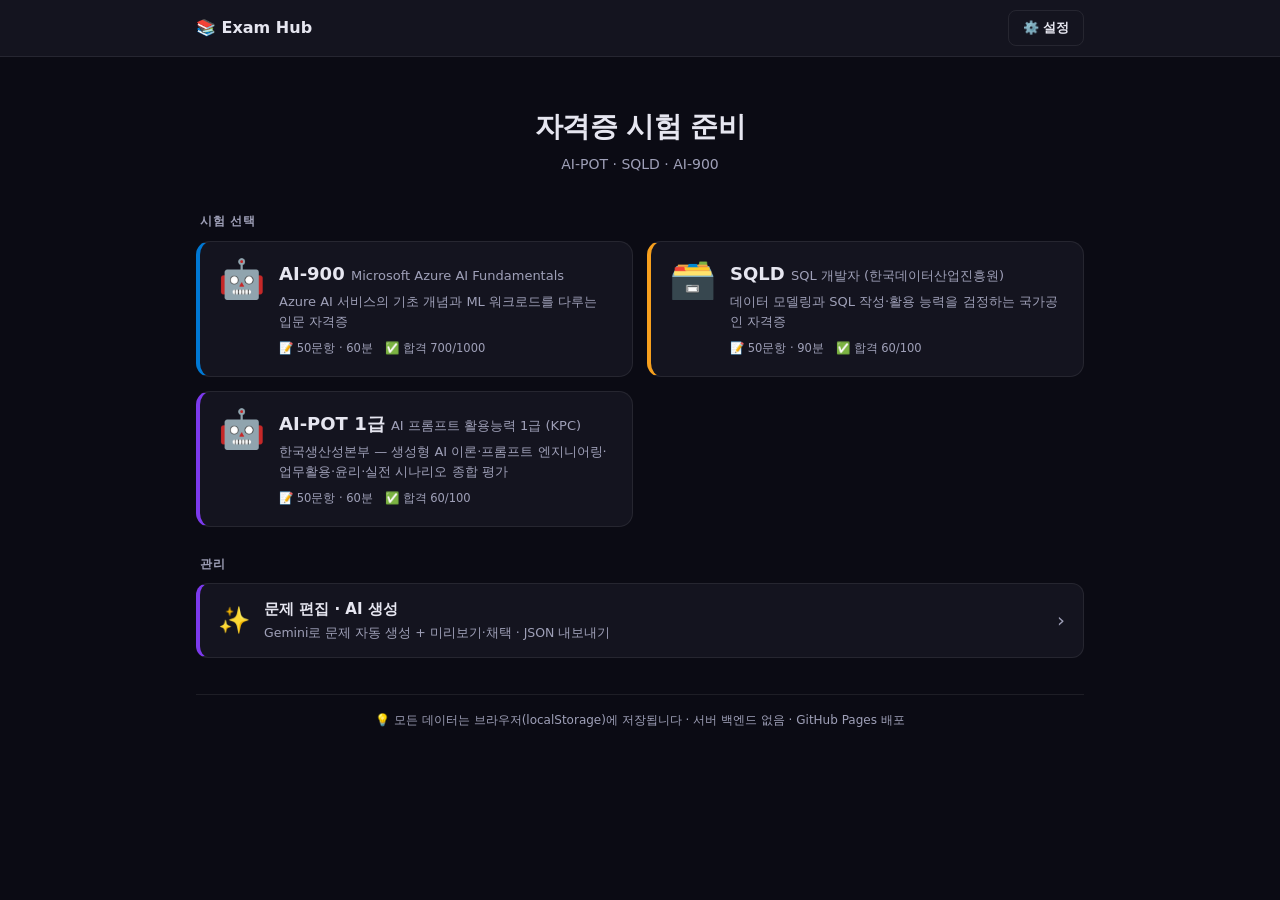
<file: index.html>
<!doctype html>
<html lang="ko">
<head>
<meta charset="utf-8" />
<meta name="viewport" content="width=device-width,initial-scale=1,maximum-scale=1,user-scalable=no" />
<title>Exam Hub — 자격증 시험 준비</title>
<link rel="stylesheet" href="assets/style.css?v=20260514a" />
<style>
  .hero { text-align: center; padding: 28px 12px 8px; }
  .hero h1 { font-size: 28px; margin: 0 0 6px; letter-spacing: -0.5px; }
  .hero .sub { color: var(--text-dim); font-size: 14px; }
  .section-label {
    font-size: 12px; font-weight: 700; letter-spacing: 0.06em;
    color: var(--text-dim); text-transform: uppercase;
    margin: 28px 4px 10px;
  }
  .admin-card {
    display: flex; gap: 14px; align-items: center;
    padding: 14px 18px; border-radius: 12px;
    background: var(--panel); border: 1px solid var(--border);
    border-left: 4px solid #7c3aed;
    cursor: pointer; text-decoration: none; color: var(--text);
    transition: all 0.15s;
  }
  .admin-card:hover { border-color: #7c3aed; transform: translateY(-1px); text-decoration: none; }
  .admin-card .emoji { font-size: 26px; }
  .admin-card .title { font-weight: 700; font-size: 15px; }
  .admin-card .desc { font-size: 12.5px; color: var(--text-dim); margin-top: 2px; }
  .admin-card .chev { color: var(--text-dim); font-size: 20px; }
</style>
</head>
<body>
<div class="topbar">
  <div class="topbar-inner">
    <h1>📚 Exam Hub</h1>
    <div class="spacer"></div>
    <button class="btn ghost" title="설정 — 테마·API 키" onclick="openExamSettings()">⚙️ 설정</button>
  </div>
</div>

<div class="container">
  <div class="hero">
    <h1>자격증 시험 준비</h1>
    <div class="sub">AI-POT · SQLD · AI-900</div>
  </div>

  <div class="section-label">시험 선택</div>
  <div id="exam-list" class="grid cols-2"></div>

  <div class="section-label">관리</div>
  <div id="admin-list"></div>

  <hr style="margin-top:36px" />
  <p class="muted" style="text-align:center;font-size:12px;">
    💡 모든 데이터는 브라우저(localStorage)에 저장됩니다 · 서버 백엔드 없음 · GitHub Pages 배포
  </p>
</div>

<script src="assets/app.js?v=20260521c"></script>
<script>
(async () => {
  const meta = await ExamHub.loadExams();
  const wrap = document.getElementById('exam-list');
  if (!wrap) return;
  wrap.innerHTML = '';
  meta.exams.filter((e) => e.active !== false).forEach((e) => {
    const stats = ExamHub.getStats(e.id);
    const wrongCount = ExamHub.getWrongList(e.id).length;
    const rate = stats.totalAnswered ? Math.round((stats.totalCorrect / stats.totalAnswered) * 100) : null;
    const a = document.createElement('a');
    a.className = 'exam-card';
    a.href = `exam.html?id=${e.id}`;
    a.style.borderLeft = `4px solid ${e.color}`;
    a.innerHTML = `
      <div class="emoji">${e.emoji}</div>
      <div style="flex:1;min-width:0;">
        <h3>${ExamHub.escape(e.name)} <span class="muted" style="font-weight:normal;font-size:13px;">${ExamHub.escape(e.fullName)}</span></h3>
        <p>${ExamHub.escape(e.description)}</p>
        <div class="stat">
          <span>📝 ${e.totalQuestions}문항 · ${e.timeMinutes}분</span>
          <span>✅ 합격 ${e.passScore}/${e.maxScore}</span>
          ${rate != null ? `<span>📊 정답률 ${rate}%</span>` : ''}
          ${wrongCount > 0 ? `<span>❌ 오답 ${wrongCount}</span>` : ''}
        </div>
      </div>
    `;
    wrap.appendChild(a);
  });

  // 관리 카드 (시험별 admin 진입)
  const adminWrap = document.getElementById('admin-list');
  const firstExam = meta.exams.find((e) => e.active !== false);
  const adminId = firstExam ? firstExam.id : 'aipot';
  adminWrap.innerHTML = `
    <a class="admin-card" href="admin.html?id=${adminId}">
      <div class="emoji">✨</div>
      <div style="flex:1;">
        <div class="title">문제 편집 · AI 생성</div>
        <div class="desc">Gemini로 문제 자동 생성 + 미리보기·채택 · JSON 내보내기</div>
      </div>
      <div class="chev">›</div>
    </a>
  `;
})();
</script>
<!-- 두근컴퍼니 임베드 위젯 -->
<script src="https://600g.net/embed/widget.js?v=3" data-team-id="ai900" data-no-fab defer></script>
</body>
</html>
</file>
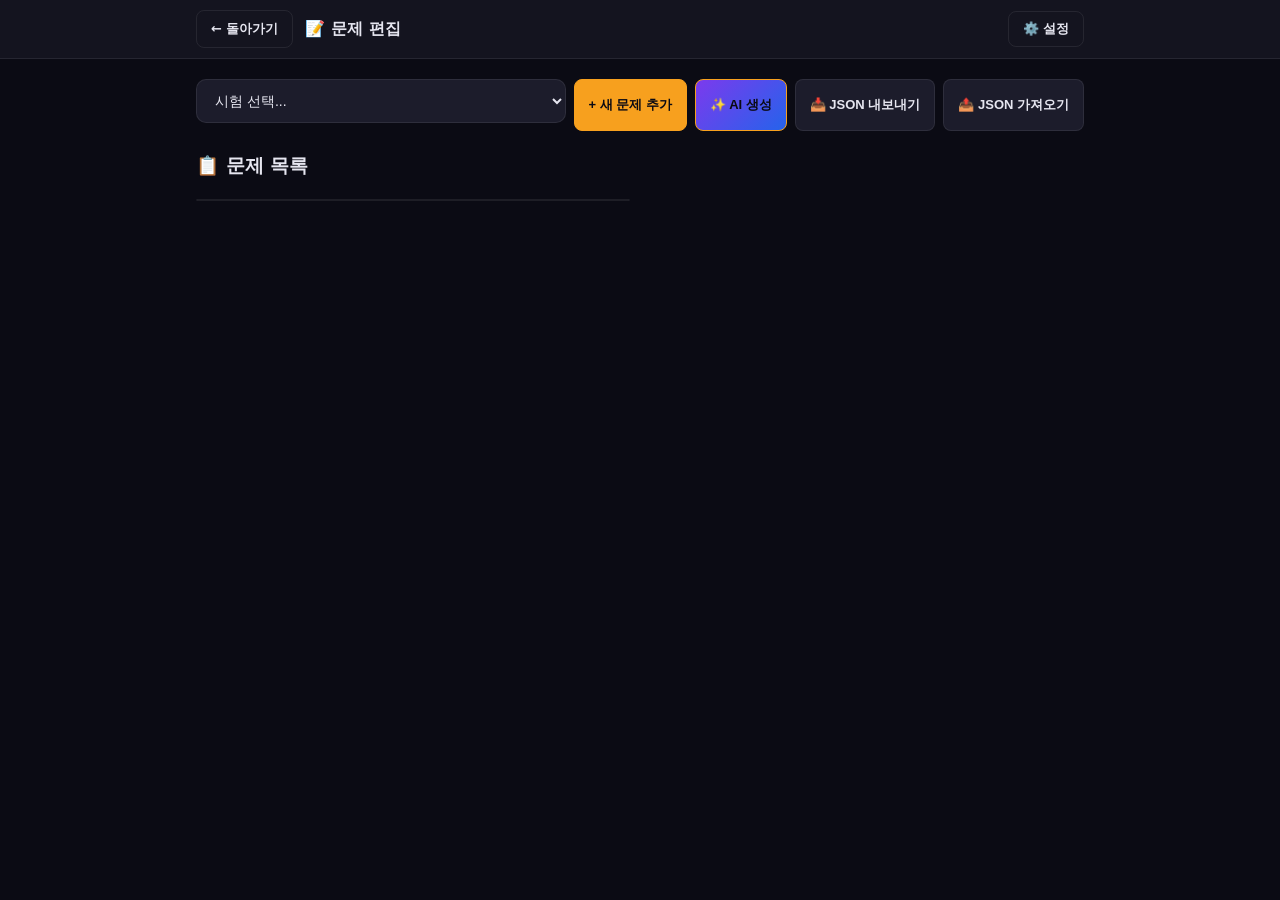
<file: admin.html>
<!doctype html>
<html lang="ko">
<head>
<meta charset="utf-8" />
<meta name="viewport" content="width=device-width,initial-scale=1,maximum-scale=1,user-scalable=no" />
<title>관리자 — 문제 편집 | Exam Hub</title>
<link rel="stylesheet" href="assets/style.css?v=20260514a" />
<style>
  .editor-panel { display: grid; grid-template-columns: 1fr 1fr; gap: 20px; margin-bottom: 20px; }
  @media (max-width: 1024px) { .editor-panel { grid-template-columns: 1fr; } }
  .field-group { margin: 12px 0; }
  .field-group label { display: block; font-size: 13px; font-weight: 600; margin-bottom: 6px; }
  .field-group input, .field-group textarea, .field-group select { width: 100%; padding: 8px; border: 1px solid var(--border); border-radius: 6px; font-family: inherit; }
  .field-group textarea { min-height: 100px; font-family: 'Courier New', monospace; font-size: 13px; }
  .option-grid { display: grid; grid-template-columns: 1fr 1fr; gap: 12px; margin: 10px 0; }
  .option-item { border: 1px solid var(--border); padding: 10px; border-radius: 6px; }
  .option-item label { margin-bottom: 4px; }
  .option-item input { width: 100%; }
  .tag-input { display: flex; gap: 6px; flex-wrap: wrap; }
  .tag { background: var(--accent); color: white; padding: 4px 10px; border-radius: 12px; font-size: 12px; display: flex; align-items: center; gap: 6px; }
  .tag-remove { cursor: pointer; font-weight: bold; }
  .button-row { display: flex; gap: 8px; flex-wrap: wrap; }
  .list-view { max-height: 600px; overflow-y: auto; border: 1px solid var(--border); border-radius: 6px; }
  .list-item { padding: 12px; border-bottom: 1px solid var(--border); cursor: pointer; transition: background 0.2s; }
  .list-item:hover { background: var(--accent-soft); }
  .list-item.active { background: var(--accent); color: #0a0a14; }
  .modal { display: none; position: fixed; top: 0; left: 0; width: 100%; height: 100%; background: rgba(0,0,0,0.55); z-index: 1000; align-items: center; justify-content: center; }
  .modal.active { display: flex; }
  .modal-content { background: var(--modal-bg); color: var(--modal-text); border: 1px solid var(--border); padding: 20px; border-radius: 8px; max-width: 90%; max-height: 90%; overflow: auto; width: 500px; }
  .modal-content textarea { background: var(--input-bg); color: var(--text); border-color: var(--input-border); }
  .form-hint { font-size: 12px; color: var(--text-dim); margin-top: 4px; }
  #ai-gen-panel { background: var(--panel-2) !important; border-color: var(--border) !important; }
</style>
</head>
<body>
<div class="topbar">
  <div class="topbar-inner">
    <a href="exam.html" class="btn ghost">← 돌아가기</a>
    <h1>📝 문제 편집</h1>
    <div class="spacer"></div>
    <button class="btn ghost" title="설정 — API 키 등" onclick="openExamSettings()">⚙️ 설정</button>
  </div>
</div>

<div class="container">
  <div style="margin-bottom: 20px; display: flex; gap: 8px; flex-wrap: wrap;">
    <select id="exam-select" class="option" style="flex: 1; min-width: 200px;">
      <option value="">시험 선택...</option>
    </select>
    <button id="add-question-btn" class="btn primary">+ 새 문제 추가</button>
    <button id="ai-gen-btn" class="btn primary" style="background: linear-gradient(135deg,#7c3aed,#2563eb);">✨ AI 생성</button>
    <button id="export-btn" class="btn">📥 JSON 내보내기</button>
    <button id="import-btn" class="btn">📤 JSON 가져오기</button>
  </div>

  <div id="ai-gen-panel" style="display:none;background:#faf5ff;border:1px solid #c4b5fd;border-radius:8px;padding:16px;margin-bottom:20px;">
    <h3 style="margin-top:0;display:flex;align-items:center;gap:8px;">✨ AI 문제 생성 <span class="muted" style="font-size:12px;font-weight:normal;">Gemini 2.5 Flash · 무료 (15/min, 1500/day)</span></h3>
    <div class="field-group">
      <label>Google Gemini API 키 <span class="muted">(localStorage에만 저장됨)</span></label>
      <input type="password" id="gen-api-key" placeholder="AIza... (https://aistudio.google.com/app/apikey 발급)">
      <div class="form-hint">⚠️ 정적 사이트라 키가 브라우저 localStorage에 저장됩니다. 본인 기기에서만 사용하세요.</div>
    </div>
    <div style="display:grid;grid-template-columns:1fr 1fr 1fr;gap:12px;">
      <div class="field-group">
        <label>영역(과목)</label>
        <select id="gen-subject" class="option"></select>
      </div>
      <div class="field-group">
        <label>토픽</label>
        <input type="text" id="gen-topic" placeholder="예: RLHF / Chain-of-Thought / GDPR">
      </div>
      <div class="field-group">
        <label>문제 수 (1~10)</label>
        <input type="number" id="gen-count" value="3" min="1" max="10">
      </div>
    </div>
    <div class="button-row">
      <button id="gen-start" class="btn primary">🚀 생성 시작</button>
      <button id="gen-close" class="btn ghost">닫기</button>
      <span id="gen-status" class="muted" style="font-size:12px;align-self:center;"></span>
    </div>
    <div id="gen-preview" style="margin-top:14px;"></div>
  </div>

  <div class="editor-panel">
    <div>
      <h3 style="margin-top: 0;">📋 문제 목록</h3>
      <div id="question-list" class="list-view"></div>
    </div>

    <div id="editor-area" style="display: none;">
      <h3 style="margin-top: 0;">✏️ 문제 편집</h3>

      <div class="field-group">
        <label>시험</label>
        <select id="field-subject" class="option"></select>
      </div>

      <div class="field-group">
        <label>주제(Topic)</label>
        <input type="text" id="field-topic" placeholder="엔터티, 속성, SQL SELECT 등">
      </div>

      <div class="field-group">
        <label>태그 (쉼표로 구분)</label>
        <input type="text" id="field-tags" placeholder="기본개념, 정규화, 조인">
        <div id="tag-display" class="tag-input" style="margin-top: 8px;"></div>
      </div>

      <div class="field-group">
        <label>난이도</label>
        <select id="field-difficulty" class="option">
          <option value="하">🟢 하 (기초)</option>
          <option value="중" selected>🟡 중 (표준)</option>
          <option value="상">🔴 상 (심화)</option>
        </select>
      </div>

      <div class="field-group">
        <label>문제 텍스트</label>
        <textarea id="field-question" placeholder="다음 중 올바른 설명은?"></textarea>
      </div>

      <div class="field-group">
        <label>SQL 코드 (선택)</label>
        <textarea id="field-code" placeholder="SELECT * FROM users WHERE id = 1;"></textarea>
      </div>

      <div class="field-group">
        <label>정답</label>
        <select id="field-answer" class="option">
          <option value="A">A</option>
          <option value="B" selected>B</option>
          <option value="C">C</option>
          <option value="D">D</option>
        </select>
      </div>

      <div class="field-group">
        <label>보기</label>
        <div class="option-grid">
          <div class="option-item">
            <label>A</label>
            <input type="text" id="field-opt-a" placeholder="보기 A">
          </div>
          <div class="option-item">
            <label>B</label>
            <input type="text" id="field-opt-b" placeholder="보기 B">
          </div>
          <div class="option-item">
            <label>C</label>
            <input type="text" id="field-opt-c" placeholder="보기 C">
          </div>
          <div class="option-item">
            <label>D</label>
            <input type="text" id="field-opt-d" placeholder="보기 D">
          </div>
        </div>
      </div>

      <div class="field-group">
        <label>쉬운 설명</label>
        <textarea id="field-simple" placeholder="초보자도 이해할 수 있는 설명"></textarea>
      </div>

      <div class="field-group">
        <label>단계별 풀이 (줄바꿈으로 구분)</label>
        <textarea id="field-steps" placeholder="1단계: 개념 파악
2단계: 적용
3단계: 검증"></textarea>
      </div>

      <div class="field-group">
        <label>💡 실무 활용</label>
        <textarea id="field-practical" placeholder="실제 업무에서 어떻게 쓰이는지"></textarea>
      </div>

      <div class="field-group">
        <label>⚠️ 헷갈리지 말 것</label>
        <textarea id="field-pitfall" placeholder="학생들이 자주 틀리는 부분"></textarea>
      </div>

      <div class="button-row">
        <button id="save-question-btn" class="btn primary">💾 저장</button>
        <button id="delete-question-btn" class="btn danger" style="display: none;">🗑 삭제</button>
        <button id="cancel-btn" class="btn ghost">취소</button>
      </div>
    </div>
  </div>
</div>

<div id="import-modal" class="modal">
  <div class="modal-content">
    <h3 style="margin-top: 0;">JSON 가져오기</h3>
    <textarea id="import-json" style="width: 100%; height: 300px; font-family: monospace; font-size: 12px;"></textarea>
    <div style="margin-top: 12px; display: flex; gap: 8px;">
      <button id="import-confirm" class="btn primary" style="flex: 1;">확인</button>
      <button id="import-cancel" class="btn ghost" style="flex: 1;">취소</button>
    </div>
  </div>
</div>

<script src="assets/app.js?v=20260521c"></script>
<script>
(async () => {
  const exams = await ExamHub.loadExams();
  const examSelect = document.getElementById('exam-select');
  const fieldSubject = document.getElementById('field-subject');

  exams.exams.forEach((e) => {
    const opt1 = document.createElement('option');
    opt1.value = e.id;
    opt1.textContent = e.name;
    examSelect.appendChild(opt1);
  });

  let currentExamId = null;
  let allQuestions = [];
  let currentQId = null;

  async function loadQuestions() {
    if (!currentExamId) return;
    allQuestions = await ExamHub.loadQuestions(currentExamId);
    renderList();
  }

  function renderList() {
    const list = document.getElementById('question-list');
    list.innerHTML = allQuestions.map((q) => `
      <div class="list-item" data-qid="${q.id}">
        <div style="font-weight: 600;">${ExamHub.escape((q.question || '').slice(0, 60))}</div>
        <div class="muted" style="font-size: 12px; margin-top: 4px;">
          📌 ${q.subject || q.domain || ''} · 🎯 ${q.difficulty || '중'} · #${q.topic || ''}
        </div>
      </div>
    `).join('');

    list.querySelectorAll('.list-item').forEach((el) => {
      el.addEventListener('click', () => editQuestion(el.dataset.qid));
    });
  }

  function editQuestion(qid) {
    currentQId = qid;
    const q = allQuestions.find((x) => x.id === qid);
    if (!q) return;

    document.getElementById('editor-area').style.display = '';
    document.getElementById('field-subject').value = q.subject || '';
    document.getElementById('field-topic').value = q.topic || '';
    document.getElementById('field-tags').value = (q.tags || []).join(', ');
    document.getElementById('field-difficulty').value = q.difficulty || '중';
    document.getElementById('field-question').value = q.question || '';
    document.getElementById('field-code').value = q.code || '';
    document.getElementById('field-answer').value = q.answer || 'B';
    document.getElementById('field-opt-a').value = q.options?.A || '';
    document.getElementById('field-opt-b').value = q.options?.B || '';
    document.getElementById('field-opt-c').value = q.options?.C || '';
    document.getElementById('field-opt-d').value = q.options?.D || '';
    document.getElementById('field-simple').value = (q.explanation_detail?.simple) || '';
    document.getElementById('field-steps').value = (q.explanation_detail?.steps || []).join('\n');
    document.getElementById('field-practical').value = (q.explanation_detail?.practical) || '';
    document.getElementById('field-pitfall').value = (q.explanation_detail?.pitfall) || '';

    document.getElementById('delete-question-btn').style.display = '';
    document.querySelectorAll('.list-item').forEach((el) => el.classList.remove('active'));
    document.querySelector(`[data-qid="${qid}"]`)?.classList.add('active');
  }

  function newQuestion() {
    currentQId = null;
    const exam = exams.exams.find((e) => e.id === currentExamId);
    const newId = `${currentExamId}_new_${Date.now()}`;

    document.getElementById('editor-area').style.display = '';
    document.getElementById('field-subject').value = exam?.subjects?.[0]?.id || exam?.id || '';
    document.getElementById('field-topic').value = '';
    document.getElementById('field-tags').value = '';
    document.getElementById('field-difficulty').value = '중';
    document.getElementById('field-question').value = '';
    document.getElementById('field-code').value = '';
    document.getElementById('field-answer').value = 'B';
    document.getElementById('field-opt-a').value = '';
    document.getElementById('field-opt-b').value = '';
    document.getElementById('field-opt-c').value = '';
    document.getElementById('field-opt-d').value = '';
    document.getElementById('field-simple').value = '';
    document.getElementById('field-steps').value = '';
    document.getElementById('field-practical').value = '';
    document.getElementById('field-pitfall').value = '';
    document.getElementById('delete-question-btn').style.display = 'none';
    document.querySelectorAll('.list-item').forEach((el) => el.classList.remove('active'));
  }

  function saveQuestion() {
    const subject = document.getElementById('field-subject').value;
    const topic = document.getElementById('field-topic').value;
    const tags = document.getElementById('field-tags').value.split(',').map((t) => t.trim()).filter((t) => t);
    const difficulty = document.getElementById('field-difficulty').value;
    const question = document.getElementById('field-question').value;
    const code = document.getElementById('field-code').value;
    const answer = document.getElementById('field-answer').value;
    const optA = document.getElementById('field-opt-a').value;
    const optB = document.getElementById('field-opt-b').value;
    const optC = document.getElementById('field-opt-c').value;
    const optD = document.getElementById('field-opt-d').value;
    const simple = document.getElementById('field-simple').value;
    const steps = document.getElementById('field-steps').value.split('\n').filter((s) => s.trim());
    const practical = document.getElementById('field-practical').value;
    const pitfall = document.getElementById('field-pitfall').value;

    if (!question || !optA || !optB || !optC || !optD) {
      alert('필수 필드: 문제, 보기 A/B/C/D');
      return;
    }

    if (currentQId) {
      // 기존 문제 수정
      const idx = allQuestions.findIndex((q) => q.id === currentQId);
      allQuestions[idx] = {
        ...allQuestions[idx],
        subject,
        topic,
        tags,
        difficulty,
        question,
        code: code || undefined,
        options: { A: optA, B: optB, C: optC, D: optD },
        answer,
        explanation_detail: { simple, steps, practical, pitfall },
      };
    } else {
      // 새 문제 추가
      const newId = `${currentExamId}_new_${Date.now()}`;
      allQuestions.push({
        id: newId,
        subject,
        topic,
        tags,
        difficulty,
        question,
        code: code || undefined,
        options: { A: optA, B: optB, C: optC, D: optD },
        answer,
        explanation_detail: { simple, steps, practical, pitfall },
      });
    }

    ExamHub.setJSON(`admin_${currentExamId}`, 'questions_draft', allQuestions);
    alert('저장됨! (로컬 저장소) 👍\n\n주의: 아직 서버에 반영되지 않았습니다.\n아래 "JSON 내보내기"로 백업 권장.');
    renderList();
    newQuestion();
  }

  function deleteQuestion() {
    if (!currentQId || !confirm('정말 삭제할까요?')) return;
    allQuestions = allQuestions.filter((q) => q.id !== currentQId);
    ExamHub.setJSON(`admin_${currentExamId}`, 'questions_draft', allQuestions);
    renderList();
    document.getElementById('editor-area').style.display = 'none';
  }

  function exportJSON() {
    const data = JSON.stringify(allQuestions, null, 2);
    const blob = new Blob([data], { type: 'application/json' });
    const url = URL.createObjectURL(blob);
    const a = document.createElement('a');
    a.href = url;
    a.download = `${currentExamId}_questions_${new Date().toISOString().split('T')[0]}.json`;
    a.click();
    URL.revokeObjectURL(url);
  }

  examSelect.addEventListener('change', (e) => {
    currentExamId = e.target.value;
    document.getElementById('editor-area').style.display = 'none';

    // 기존 draft 있으면 로드, 아니면 서버 로드
    const draft = ExamHub.getJSON(`admin_${currentExamId}`, 'questions_draft', null);
    if (draft) {
      allQuestions = draft;
      alert('✏️ 편집 중인 초안이 있습니다. (서버 데이터는 로드되지 않음)');
    } else {
      loadQuestions();
    }
  });

  document.getElementById('add-question-btn').addEventListener('click', newQuestion);

  // ───── AI 생성 패널 ─────
  const genPanel = document.getElementById('ai-gen-panel');
  const genApiKey = document.getElementById('gen-api-key');
  const genSubject = document.getElementById('gen-subject');
  const genTopic = document.getElementById('gen-topic');
  const genCount = document.getElementById('gen-count');
  const genStatus = document.getElementById('gen-status');
  const genPreview = document.getElementById('gen-preview');

  genApiKey.value = localStorage.getItem('exam_ai_gen_key') || '';
  genApiKey.addEventListener('change', () => {
    localStorage.setItem('exam_ai_gen_key', genApiKey.value);
  });

  document.getElementById('ai-gen-btn').addEventListener('click', () => {
    if (!currentExamId) { alert('먼저 시험을 선택하세요.'); return; }
    const exam = exams.exams.find((e) => e.id === currentExamId);
    genSubject.innerHTML = '';
    (exam.subjects || exam.domains || []).forEach((s) => {
      const opt = document.createElement('option');
      opt.value = s.id;
      opt.textContent = `${s.id} — ${s.name}`;
      genSubject.appendChild(opt);
    });
    genPanel.style.display = '';
    genPreview.innerHTML = '';
    genStatus.textContent = '';
  });

  document.getElementById('gen-close').addEventListener('click', () => {
    genPanel.style.display = 'none';
  });

  function buildGenPrompt(examName, subjectId, subjectName, topic, count) {
    return `당신은 ${examName} 자격 시험 출제 전문가입니다.\n\n다음 조건으로 시험 문제 ${count}개를 JSON 배열로 생성하세요:\n- 영역: ${subjectName} (${subjectId})\n- 토픽: ${topic}\n- 형식: 4지선다 객관식\n- 난이도: 실전 수준 (상/중/하 중 하나로 분류)\n\n각 문제 스키마(필드 정확히 이 이름):\n{\n  "subject": "${subjectId}",\n  "topic": "${topic}",\n  "tags": ["키워드1","키워드2"],\n  "difficulty": "상|중|하",\n  "question": "문제 본문 (한국어)",\n  "options": { "A": "...", "B": "...", "C": "...", "D": "..." },\n  "answer": "A|B|C|D",\n  "explanation_detail": {\n    "simple": "비전공자도 이해할 쉬운 비유 (3-4문장)",\n    "steps": ["풀이 단계1","단계2","단계3","결론"],\n    "practical": "실무 활용 (1-2문장)",\n    "pitfall": "함정·시험 빈출 포인트"\n  }\n}\n\n반드시 [ ] 로 시작/종료되는 순수 JSON 배열만 출력 — 설명·markdown 펜스 금지.`;
  }

  async function callGemini(apiKey, prompt) {
    const url = `https://generativelanguage.googleapis.com/v1beta/models/gemini-2.5-flash:generateContent?key=${encodeURIComponent(apiKey)}`;
    const r = await fetch(url, {
      method: 'POST',
      headers: { 'Content-Type': 'application/json' },
      body: JSON.stringify({
        contents: [{ parts: [{ text: prompt }] }],
        generationConfig: {
          temperature: 0.7,
          maxOutputTokens: 8192,
          responseMimeType: 'application/json',
          // gemini-2.5-flash 는 thinking 모델 — thinkingBudget:0 이 없으면 사고 토큰이
          // 출력 예산을 잠식해 JSON 이 잘리고 파싱이 실패한다.
          thinkingConfig: { thinkingBudget: 0 },
        },
      }),
    });
    if (!r.ok) {
      const err = await r.text();
      let hint = '';
      if (r.status === 400 || r.status === 403) hint = ' (API 키 오류 — 새 키 발급 필요)';
      else if (r.status === 429) hint = ' (무료 한도 초과 — 잠시 후 재시도)';
      throw new Error(`Gemini API ${r.status}${hint}: ${err.slice(0, 200)}`);
    }
    const data = await r.json();
    const cand = data?.candidates?.[0];
    const text = (cand?.content?.parts?.[0]?.text || '').trim();
    if (!text) {
      throw new Error(`Gemini 빈 응답 (finishReason: ${cand?.finishReason || '없음'}) — 문제 수를 줄여 재시도하세요`);
    }
    let parsed;
    try {
      parsed = JSON.parse(text);
    } catch (_) {
      throw new Error('Gemini 응답 JSON 파싱 실패 — 출력이 잘렸을 수 있음 (문제 수 줄여 재시도)');
    }
    if (!Array.isArray(parsed)) {
      if (Array.isArray(parsed?.questions)) parsed = parsed.questions;
      else throw new Error('응답이 JSON 배열이 아닙니다');
    }
    return parsed;
  }

  let genCandidates = []; // {id, picked, q}

  function renderGenPreview() {
    if (!genCandidates.length) { genPreview.innerHTML = ''; return; }
    const html = genCandidates.map((c, i) => `
      <div class="card" style="margin-bottom:8px;background:white;">
        <div style="display:flex;gap:8px;align-items:center;margin-bottom:8px;">
          <label style="display:flex;align-items:center;gap:6px;cursor:pointer;">
            <input type="checkbox" data-i="${i}" class="gen-pick" ${c.picked ? 'checked' : ''}>
            <b>Q${i + 1}</b>
          </label>
          <span class="badge dim">${ExamHub.escape(c.q.subject || '')}</span>
          <span class="badge dim">🎯 ${ExamHub.escape(c.q.difficulty || '중')}</span>
          <span class="badge dim">#${ExamHub.escape(c.q.topic || '')}</span>
        </div>
        <div style="margin-bottom:6px;white-space:pre-wrap;">${ExamHub.escape(c.q.question || '')}</div>
        <div style="font-size:13px;display:grid;grid-template-columns:1fr 1fr;gap:4px;">
          ${['A','B','C','D'].map((k) => `<div>${k}. ${ExamHub.escape(c.q.options?.[k] || '')}${c.q.answer === k ? ' <b style="color:var(--good);">← 정답</b>' : ''}</div>`).join('')}
        </div>
        <details style="margin-top:8px;font-size:12px;">
          <summary class="muted">해설 보기</summary>
          <div style="margin-top:6px;"><b>쉬운설명</b>: ${ExamHub.escape(c.q.explanation_detail?.simple || '')}</div>
          <div style="margin-top:4px;"><b>풀이</b>: ${(c.q.explanation_detail?.steps || []).map(ExamHub.escape).join(' → ')}</div>
          <div style="margin-top:4px;"><b>실무</b>: ${ExamHub.escape(c.q.explanation_detail?.practical || '')}</div>
          <div style="margin-top:4px;"><b>함정</b>: ${ExamHub.escape(c.q.explanation_detail?.pitfall || '')}</div>
        </details>
      </div>
    `).join('');
    const pickedCount = genCandidates.filter((c) => c.picked).length;
    genPreview.innerHTML = html + `
      <div style="margin-top:12px;display:flex;gap:8px;flex-wrap:wrap;align-items:center;">
        <button id="gen-accept" class="btn primary">✅ 선택한 ${pickedCount}개 채택 + 초안에 추가</button>
        <button id="gen-pick-all" class="btn">전체 선택</button>
        <button id="gen-pick-none" class="btn ghost">전체 해제</button>
      </div>`;
    genPreview.querySelectorAll('.gen-pick').forEach((el) => {
      el.addEventListener('change', () => {
        genCandidates[+el.dataset.i].picked = el.checked;
        renderGenPreview();
      });
    });
    document.getElementById('gen-pick-all').onclick = () => { genCandidates.forEach((c) => c.picked = true); renderGenPreview(); };
    document.getElementById('gen-pick-none').onclick = () => { genCandidates.forEach((c) => c.picked = false); renderGenPreview(); };
    document.getElementById('gen-accept').onclick = () => {
      const ts = Date.now();
      const picked = genCandidates.filter((c) => c.picked).map((c, i) => ({
        ...c.q,
        id: `gen_${ts}_${i.toString().padStart(3, '0')}`,
      }));
      if (!picked.length) { alert('채택할 문제를 선택하세요.'); return; }
      allQuestions = allQuestions.concat(picked);
      ExamHub.setJSON(`admin_${currentExamId}`, 'questions_draft', allQuestions);
      genCandidates = [];
      genPreview.innerHTML = '';
      genStatus.textContent = `✅ ${picked.length}문제 초안에 추가됨 (총 ${allQuestions.length})`;
      renderList();
      alert(`✅ ${picked.length}문제 초안에 추가됨!\n\n다음: "📥 JSON 내보내기"로 다운로드 → GitHub에서 questions.json 교체 + commit.`);
    };
  }

  document.getElementById('gen-start').addEventListener('click', async () => {
    if (!genApiKey.value) { alert('Gemini API 키를 입력하세요.'); return; }
    if (!genTopic.value.trim()) { alert('토픽을 입력하세요.'); return; }
    const exam = exams.exams.find((e) => e.id === currentExamId);
    const subjId = genSubject.value;
    const subj = (exam.subjects || exam.domains || []).find((s) => s.id === subjId);
    const count = Math.max(1, Math.min(10, +genCount.value || 3));
    genStatus.textContent = '🤖 Gemini 호출 중...';
    genPreview.innerHTML = '';
    try {
      const prompt = buildGenPrompt(exam.name, subjId, subj?.name || subjId, genTopic.value.trim(), count);
      const arr = await callGemini(genApiKey.value, prompt);
      genCandidates = arr.map((q) => ({ q, picked: true }));
      genStatus.textContent = `✅ ${arr.length}개 생성. 검토 후 채택하세요.`;
      renderGenPreview();
    } catch (e) {
      genStatus.textContent = `❌ ${e.message}`;
    }
  });

  document.getElementById('save-question-btn').addEventListener('click', saveQuestion);
  document.getElementById('delete-question-btn').addEventListener('click', deleteQuestion);
  document.getElementById('cancel-btn').addEventListener('click', () => {
    document.getElementById('editor-area').style.display = 'none';
  });

  document.getElementById('export-btn').addEventListener('click', exportJSON);

  document.getElementById('import-btn').addEventListener('click', () => {
    document.getElementById('import-modal').classList.add('active');
  });

  document.getElementById('import-confirm').addEventListener('click', () => {
    try {
      const json = document.getElementById('import-json').value;
      const data = JSON.parse(json);
      if (!Array.isArray(data)) throw new Error('배열이어야 합니다');
      allQuestions = data;
      ExamHub.setJSON(`admin_${currentExamId}`, 'questions_draft', allQuestions);
      document.getElementById('import-modal').classList.remove('active');
      renderList();
      alert('✅ 가져왔습니다!');
    } catch (e) {
      alert('❌ 잘못된 JSON: ' + e.message);
    }
  });

  document.getElementById('import-cancel').addEventListener('click', () => {
    document.getElementById('import-modal').classList.remove('active');
  });
})();
</script>
<!-- 두근컴퍼니 임베드 위젯 -->
<script src="https://600g.net/embed/widget.js?v=3" data-team-id="ai900" data-no-fab defer></script>
</body>
</html>
</file>
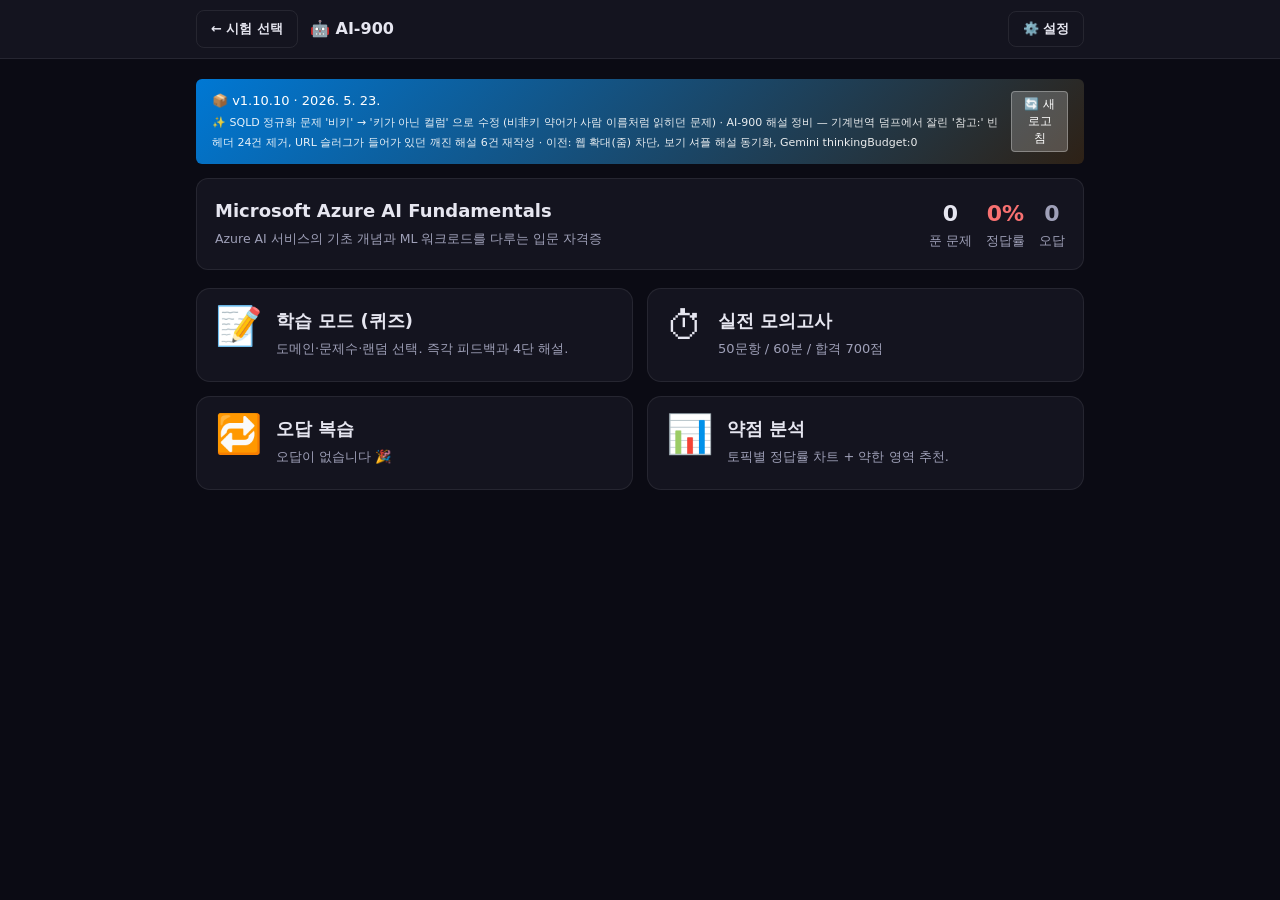
<file: exam.html>
<!doctype html>
<html lang="ko">
<head>
<meta charset="utf-8" />
<meta name="viewport" content="width=device-width,initial-scale=1,maximum-scale=1,user-scalable=no" />
<title>시험 메뉴 — Exam Hub</title>
<link rel="stylesheet" href="assets/style.css?v=20260514a" />
</head>
<body>
<div class="topbar">
  <div class="topbar-inner">
    <a href="index.html" class="btn ghost">← 시험 선택</a>
    <h1 id="exam-title">시험</h1>
    <div class="spacer"></div>
    <button class="btn ghost" title="설정 — API 키 등" onclick="openExamSettings()">⚙️ 설정</button>
  </div>
</div>

<div class="container">
  <div id="exam-summary" class="card" style="margin-bottom:18px;"></div>

  <div class="grid cols-2">
    <a id="link-quiz" class="exam-card" href="#">
      <div class="emoji">📝</div>
      <div><h3>학습 모드 (퀴즈)</h3>
      <p>도메인·문제수·랜덤 선택. 즉각 피드백과 4단 해설.</p></div>
    </a>
    <a id="link-mock" class="exam-card" href="#">
      <div class="emoji">⏱</div>
      <div><h3>실전 모의고사</h3>
      <p id="mock-desc">시간제한 + 합격컷 + 과락 판정.</p></div>
    </a>
    <a id="link-review" class="exam-card" href="#">
      <div class="emoji">🔁</div>
      <div><h3>오답 복습</h3>
      <p id="review-desc">틀린 문제만 모아서 반복.</p></div>
    </a>
    <a id="link-stats" class="exam-card" href="#">
      <div class="emoji">📊</div>
      <div><h3>약점 분석</h3>
      <p>토픽별 정답률 차트 + 약한 영역 추천.</p></div>
    </a>
  </div>
</div>

<style>
  .version-banner {
    background: linear-gradient(135deg, var(--accent), var(--accent-soft));
    color: white;
    padding: 12px 16px;
    border-radius: 6px;
    margin-bottom: 14px;
    font-size: 13px;
    display: flex;
    justify-content: space-between;
    align-items: center;
    gap: 12px;
  }
  .version-banner button {
    background: rgba(255,255,255,0.2);
    border: 1px solid rgba(255,255,255,0.3);
    color: white;
    padding: 4px 10px;
    border-radius: 4px;
    cursor: pointer;
    font-size: 12px;
  }
  .version-banner button:hover {
    background: rgba(255,255,255,0.3);
  }
</style>

<script src="assets/app.js?v=20260521c"></script>
<script>
(async () => {
  const id = ExamHub.getExamIdFromUrl() || 'ai900';
  const exam = await ExamHub.getExam(id);
  if (!exam) { document.body.innerHTML = '<div class="container"><p>존재하지 않는 시험입니다.</p></div>'; return; }
  document.getElementById('exam-title').textContent = `${exam.emoji} ${exam.name}`;
  document.title = `${exam.name} — Exam Hub`;
  document.documentElement.style.setProperty('--accent', exam.color);

  // 버전 체크 배너
  (async () => {
    try {
      const res = await fetch('version.json?t=' + Date.now());
      const ver = await res.json();
      const container = document.querySelector('.container');
      const banner = document.createElement('div');
      banner.className = 'version-banner';
      banner.innerHTML = `
        <div>
          📦 v${ver.version} · ${new Date(ver.buildTime).toLocaleDateString('ko-KR')}
          <br><span style="font-size: 11px; opacity: 0.9;">✨ ${ver.features.join(' · ')}</span>
        </div>
        <button onclick="location.reload()">🔄 새로고침</button>
      `;
      container.insertBefore(banner, container.firstChild);
    } catch (e) {
      console.log('버전 로드 실패 (정상):', e.message);
    }
  })();

  const stats = ExamHub.getStats(id);
  const wrong = ExamHub.getWrongList(id).length;
  const rate = stats.totalAnswered ? Math.round((stats.totalCorrect / stats.totalAnswered) * 100) : 0;

  const summary = document.getElementById('exam-summary');
  summary.innerHTML = `
    <div style="display:flex;align-items:flex-start;gap:14px;flex-wrap:wrap;">
      <div style="flex:1;min-width:240px;">
        <div style="font-size:18px;font-weight:700;">${ExamHub.escape(exam.fullName)}</div>
        <div class="muted" style="margin-top:4px;">${ExamHub.escape(exam.description)}</div>
      </div>
      <div style="display:flex;gap:14px;">
        <div style="text-align:center;"><div style="font-size:22px;font-weight:700;">${stats.totalAnswered}</div><div class="muted">푼 문제</div></div>
        <div style="text-align:center;"><div style="font-size:22px;font-weight:700;color:${rate >= 70 ? 'var(--good)' : rate >= 40 ? 'var(--accent)' : 'var(--bad)'};">${rate}%</div><div class="muted">정답률</div></div>
        <div style="text-align:center;"><div style="font-size:22px;font-weight:700;color:${wrong > 0 ? 'var(--bad)' : 'var(--text-dim)'};">${wrong}</div><div class="muted">오답</div></div>
      </div>
    </div>
  `;

  document.getElementById('link-quiz').href = `quiz.html?id=${id}`;
  document.getElementById('link-mock').href = `mock.html?id=${id}`;
  document.getElementById('link-review').href = `review.html?id=${id}`;
  document.getElementById('link-stats').href = `stats.html?id=${id}`;
  document.getElementById('mock-desc').textContent = `${exam.totalQuestions}문항 / ${exam.timeMinutes}분 / 합격 ${exam.passScore}점`;
  document.getElementById('review-desc').textContent = wrong === 0 ? '오답이 없습니다 🎉' : `오답 ${wrong}문제 대기 중`;
})();
</script>
<!-- 두근컴퍼니 임베드 위젯 -->
<script src="https://600g.net/embed/widget.js?v=3" data-team-id="ai900" data-no-fab defer></script>
</body>
</html>
</file>
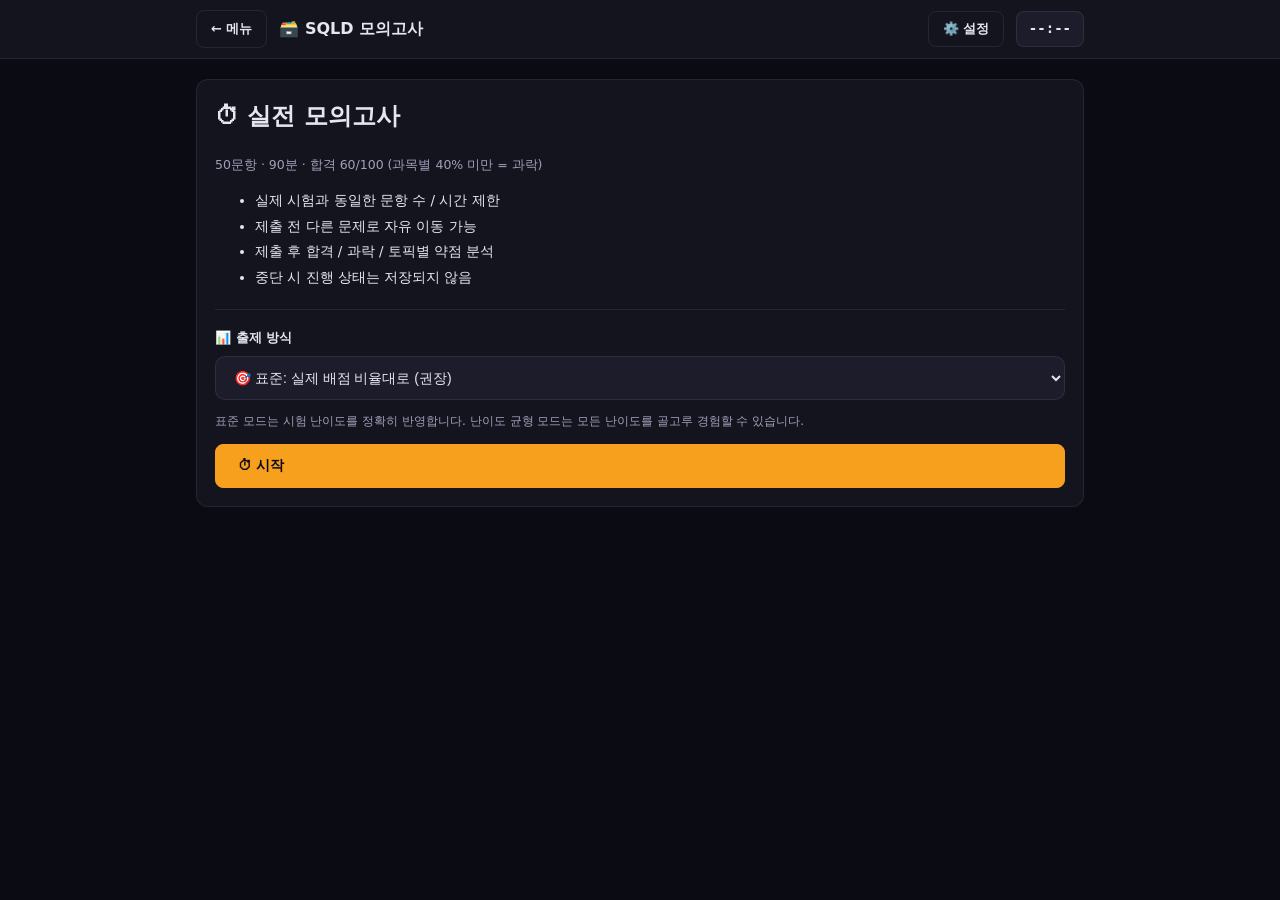
<file: mock.html>
<!doctype html>
<html lang="ko">
<head>
<meta charset="utf-8" />
<meta name="viewport" content="width=device-width,initial-scale=1,maximum-scale=1,user-scalable=no" />
<title>실전 모의고사 — Exam Hub</title>
<link rel="stylesheet" href="assets/style.css?v=20260514a" />
</head>
<body>
<div class="topbar">
  <div class="topbar-inner">
    <a id="back-link" href="#" class="btn ghost">← 메뉴</a>
    <h1 id="exam-title">모의고사</h1>
    <div class="spacer"></div>
    <button class="btn ghost" title="설정" onclick="openExamSettings()">⚙️ 설정</button>
    <span id="timer" class="timer">--:--</span>
  </div>
</div>

<div class="container">
  <div id="intro-view" class="card">
    <h2 style="margin-top:0;">⏱ 실전 모의고사</h2>
    <p id="intro-desc" class="muted"></p>
    <ul style="font-size:13.5px;line-height:1.9;">
      <li>실제 시험과 동일한 문항 수 / 시간 제한</li>
      <li>제출 전 다른 문제로 자유 이동 가능</li>
      <li>제출 후 합격 / 과락 / 토픽별 약점 분석</li>
      <li>중단 시 진행 상태는 저장되지 않음</li>
    </ul>

    <div style="margin-top: 18px; border-top: 1px solid var(--border); padding-top: 18px;">
      <label style="display: block; font-size: 13px; font-weight: 600; margin-bottom: 8px;">📊 출제 방식</label>
      <select id="mode-select" class="option" style="margin-bottom: 12px;">
        <option value="standard">🎯 표준: 실제 배점 비율대로 (권장)</option>
        <option value="difficulty">🔴 난이도 균형: 상/중/하 균등하게</option>
      </select>
      <p class="muted" style="font-size: 12px; margin: 0;">
        표준 모드는 시험 난이도를 정확히 반영합니다. 난이도 균형 모드는 모든 난이도를 골고루 경험할 수 있습니다.
      </p>

      <label id="round-label" style="display: none; font-size: 13px; font-weight: 600; margin: 16px 0 8px;">📚 회차 선택 (고정 세트)</label>
      <select id="round-select" class="option" style="display: none; margin-bottom: 8px;">
        <option value="">랜덤 (매번 다른 문제)</option>
      </select>
      <p id="round-help" class="muted" style="display: none; font-size: 12px; margin: 0;">
        회차 선택 시 미리 정의된 같은 50문제 세트가 출제됩니다 (실전 모의 회차).
      </p>
    </div>

    <button id="start-mock" class="btn primary lg" style="width:100%;margin-top:14px;">⏱ 시작</button>
  </div>

  <div id="exam-view" style="display:none;">
    <div style="display:flex;gap:8px;align-items:center;margin-bottom:12px;flex-wrap:wrap;">
      <span class="badge" id="mock-progress">0/0</span>
      <span id="mock-subject" class="badge dim"></span>
      <div class="spacer" style="flex:1;"></div>
      <button id="grid-toggle" class="btn ghost" style="font-size:12px;">📋 문제 목록</button>
    </div>
    <div id="grid-view" style="display:none;margin-bottom:14px;" class="card"></div>
    <div class="card">
      <div id="mock-body"></div>
      <div id="mock-options" style="margin-top:18px;"></div>
      <div style="display:flex;gap:8px;margin-top:16px;">
        <button id="mock-prev" class="btn">← 이전</button>
        <button id="mock-next" class="btn">다음 →</button>
        <div class="spacer" style="flex:1;"></div>
        <button id="mock-submit" class="btn danger">제출</button>
      </div>
    </div>
  </div>

  <div id="result-view" style="display:none;" class="card">
    <h2 style="margin-top:0;">📊 결과</h2>
    <div id="result-body"></div>
    <div style="margin-top:18px;display:flex;gap:8px;flex-wrap:wrap;">
      <button id="result-review" class="btn primary">오답 확인</button>
      <a id="result-menu" href="#" class="btn">메뉴로</a>
    </div>
    <div id="result-detail" style="display:none;margin-top:18px;"></div>
  </div>
</div>

<script src="assets/app.js?v=20260521c"></script>
<script>
(async () => {
  const examId = ExamHub.getExamIdFromUrl() || 'sqld';
  const exam = await ExamHub.getExam(examId);
  if (!exam) { document.body.innerHTML = '<div class="container"><p>존재하지 않는 시험입니다.</p></div>'; return; }
  document.documentElement.style.setProperty('--accent', exam.color);
  document.getElementById('exam-title').textContent = `${exam.emoji} ${exam.name} 모의고사`;
  document.title = `${exam.name} 모의고사 — Exam Hub`;
  document.getElementById('back-link').href = `exam.html?id=${examId}`;
  document.getElementById('result-menu').href = `exam.html?id=${examId}`;
  document.getElementById('intro-desc').textContent =
    `${exam.totalQuestions}문항 · ${exam.timeMinutes}분 · 합격 ${exam.passScore}/${exam.maxScore}` +
    (exam.subjectFailThreshold ? ` (과목별 ${Math.round(exam.subjectFailThreshold * 100)}% 미만 = 과락)` : '');

  const all = await ExamHub.loadQuestions(examId);

  // 회차(mock 세트) 자동 감지 — 문제에 mockSet 필드가 있으면 드롭다운 채움
  const roundsAvailable = [...new Set(all.map((q) => q.mockSet).filter(Boolean))].sort();
  if (roundsAvailable.length > 0) {
    const sel = document.getElementById('round-select');
    roundsAvailable.forEach((r, i) => {
      const opt = document.createElement('option');
      opt.value = r;
      opt.textContent = `📘 모의 ${i + 1}회 (${r})`;
      sel.appendChild(opt);
    });
    document.getElementById('round-label').style.display = '';
    document.getElementById('round-select').style.display = '';
    document.getElementById('round-help').style.display = '';
  }

  function buildRoundSet(roundId) {
    // 같은 mockSet의 문제만 추출 → 영역 순으로 정렬 후 출제
    const pool = all.filter((q) => q.mockSet === roundId);
    if (exam.subjects) {
      const out = [];
      exam.subjects.forEach((s) => {
        out.push(...pool.filter((q) => q.subject === s.id).slice(0, s.questionCount));
      });
      return out;
    }
    return pool.slice(0, exam.totalQuestions);
  }

  function buildMockSet() {
    // SQLD: subject 비율 맞춤 / 그 외: 도메인 weight
    if (exam.subjects) {
      const out = [];
      exam.subjects.forEach((s) => {
        const pool = all.filter((q) => q.subject === s.id);
        out.push(...ExamHub.shuffle(pool).slice(0, s.questionCount));
      });
      return out;
    }
    if (exam.domains) {
      const out = [];
      exam.domains.forEach((d) => {
        const target = Math.round(exam.totalQuestions * (d.weight || 0));
        const pool = all.filter((q) => (q.domain || q.subject) === d.id);
        out.push(...ExamHub.shuffle(pool).slice(0, target));
      });
      // 부족분은 전체에서 채움
      while (out.length < exam.totalQuestions) {
        const remain = all.filter((q) => !out.includes(q));
        if (!remain.length) break;
        out.push(remain[Math.floor(Math.random() * remain.length)]);
      }
      return ExamHub.shuffle(out);
    }
    return ExamHub.shuffle(all).slice(0, exam.totalQuestions);
  }

  let queue = [];
  let answers = {}; // {qid: pickedKey}
  let curIdx = 0;
  let endTs = 0;
  let timerHandle = null;

  function tick() {
    const remain = Math.max(0, endTs - Date.now());
    const m = Math.floor(remain / 60000);
    const s = Math.floor((remain % 60000) / 1000);
    const t = document.getElementById('timer');
    t.textContent = `${String(m).padStart(2, '0')}:${String(s).padStart(2, '0')}`;
    t.classList.toggle('danger', remain < 5 * 60 * 1000);
    if (remain <= 0) finish(true);
  }

  function renderCurrent() {
    const q = queue[curIdx];
    document.getElementById('mock-progress').textContent = `${curIdx + 1}/${queue.length}`;
    document.getElementById('mock-subject').textContent = q.subject || q.domain || '';
    document.getElementById('mock-body').innerHTML = ExamHub.renderQuestionBody(q);
    const opts = document.getElementById('mock-options');
    opts.innerHTML = '';
    const picked = answers[q.id];
    Object.entries(q.options || {}).forEach(([k, v]) => {
      const b = document.createElement('button');
      b.className = 'option' + (picked === k ? ' selected' : '');
      b.dataset.key = k;
      b.innerHTML = `<span class="opt-label">${k}</span> ${ExamHub.escape(v)}`;
      b.onclick = () => { answers[q.id] = k; renderCurrent(); renderGrid(); };
      opts.appendChild(b);
    });
    renderGrid();
  }

  function renderGrid() {
    const wrap = document.getElementById('grid-view');
    wrap.innerHTML = queue.map((q, i) => {
      const a = answers[q.id];
      const cls = i === curIdx ? 'badge' : (a ? 'badge dim' : 'badge bad');
      return `<button class="${cls}" style="margin:2px;cursor:pointer;border:none;${a ? 'background:var(--accent-soft);color:var(--accent);' : ''}" data-i="${i}">${i + 1}</button>`;
    }).join('');
    wrap.querySelectorAll('button').forEach((b) => {
      b.onclick = () => { curIdx = parseInt(b.dataset.i, 10); renderCurrent(); };
    });
  }

  function finish(timeUp) {
    if (timerHandle) clearInterval(timerHandle);
    document.getElementById('exam-view').style.display = 'none';
    document.getElementById('result-view').style.display = '';
    document.getElementById('timer').textContent = timeUp ? '⏰ 시간초과' : '✅ 제출';

    let totalCorrect = 0;
    const bySubject = {};
    queue.forEach((q) => {
      const a = answers[q.id];
      const correct = a === q.answer;
      if (correct) totalCorrect++;
      else ExamHub.addWrong(examId, q.id);
      ExamHub.recordAnswer(examId, q, correct);
      const sid = q.subject || q.domain || 'unknown';
      bySubject[sid] = bySubject[sid] || { total: 0, correct: 0, score: 0, maxScore: 0 };
      bySubject[sid].total += 1;
      if (correct) bySubject[sid].correct += 1;
    });

    let totalScore = 0;
    let pass = true;
    let failedSubjects = [];
    if (exam.subjects) {
      exam.subjects.forEach((s) => {
        const r = bySubject[s.id] || { total: 0, correct: 0 };
        const score = Math.round((r.correct / Math.max(s.questionCount, 1)) * s.score);
        totalScore += score;
        bySubject[s.id].score = score;
        bySubject[s.id].maxScore = s.score;
        bySubject[s.id].subjectName = s.name;
        if (exam.subjectFailThreshold && r.correct / Math.max(s.questionCount, 1) < exam.subjectFailThreshold) {
          pass = false;
          failedSubjects.push(s.name);
        }
      });
      if (totalScore < exam.passScore) pass = false;
    } else {
      totalScore = Math.round((totalCorrect / queue.length) * exam.maxScore);
      pass = totalScore >= exam.passScore;
    }

    ExamHub.saveMockResult(examId, {
      ts: Date.now(), score: totalScore, max: exam.maxScore, pass,
      correct: totalCorrect, total: queue.length, failedSubjects, durationMs: Date.now() - (endTs - exam.timeMinutes * 60000),
    });

    const body = document.getElementById('result-body');
    body.innerHTML = `
      <div style="text-align:center;padding:18px 0;">
        <div style="font-size:56px;font-weight:800;color:${pass ? 'var(--good)' : 'var(--bad)'};">
          ${pass ? '🎉 합격' : '😢 불합격'}
        </div>
        <div style="font-size:28px;margin-top:6px;">${totalScore} / ${exam.maxScore}</div>
        <div class="muted">${totalCorrect}/${queue.length} 정답 · 합격컷 ${exam.passScore}</div>
        ${failedSubjects.length ? `<div class="badge bad" style="margin-top:8px;">과락: ${failedSubjects.join(', ')}</div>` : ''}
      </div>
      <table class="result" style="margin-top:14px;">
        <thead><tr><th>과목</th><th>정답</th><th>점수</th></tr></thead>
        <tbody>
          ${Object.values(bySubject).map((r) => `
            <tr><td>${ExamHub.escape(r.subjectName || '-')}</td><td>${r.correct}/${r.total}</td><td>${r.score}/${r.maxScore || '-'}</td></tr>
          `).join('')}
        </tbody>
      </table>
    `;
    document.getElementById('result-review').onclick = () => {
      const wrap = document.getElementById('result-detail');
      wrap.style.display = '';
      wrap.innerHTML = queue.map((q, i) => {
        const a = answers[q.id];
        const correct = a === q.answer;
        return `
          <div class="card" style="margin-bottom:10px;">
            <div style="display:flex;gap:8px;align-items:center;margin-bottom:6px;">
              <span class="badge ${correct ? 'good' : 'bad'}">Q${i + 1} · ${correct ? '정답' : '오답'}</span>
              <span class="badge dim">${ExamHub.escape(q.subject || q.domain || '')}</span>
            </div>
            ${ExamHub.renderQuestionBody(q)}
            <div style="margin-top:10px;font-size:13px;">내 답: <b>${a || '-'}</b> · 정답: <b style="color:var(--good);">${q.answer}</b></div>
            ${ExamHub.renderExplanation(q)}
          </div>
        `;
      }).join('');
    };
  }

  document.getElementById('start-mock').onclick = () => {
    const mode = document.getElementById('mode-select').value;
    const round = document.getElementById('round-select').value;
    let mockSet;
    if (round) {
      mockSet = buildRoundSet(round);
    } else if (mode === 'difficulty') {
      mockSet = ExamHub.buildDifficultyBalancedSet(all, exam, exam.totalQuestions);
    } else {
      mockSet = buildMockSet();
    }
    queue = mockSet.map((q) => ExamHub.shuffleOptions(q));
    if (queue.length === 0) { alert('이 시험에 등록된 문제가 없습니다'); return; }
    answers = {}; curIdx = 0;
    endTs = Date.now() + exam.timeMinutes * 60000;
    document.getElementById('intro-view').style.display = 'none';
    document.getElementById('exam-view').style.display = '';
    timerHandle = setInterval(tick, 1000);
    tick();
    renderCurrent();
  };
  document.getElementById('mock-prev').onclick = () => { if (curIdx > 0) { curIdx--; renderCurrent(); } };
  document.getElementById('mock-next').onclick = () => { if (curIdx < queue.length - 1) { curIdx++; renderCurrent(); } };
  document.getElementById('mock-submit').onclick = () => { if (confirm('제출하시겠습니까? 제출 후 수정할 수 없습니다.')) finish(false); };
  document.getElementById('grid-toggle').onclick = () => {
    const w = document.getElementById('grid-view');
    w.style.display = w.style.display === 'none' ? '' : 'none';
  };
})();
</script>
<!-- 두근컴퍼니 임베드 위젯 -->
<script src="https://600g.net/embed/widget.js?v=3" data-team-id="ai900" data-no-fab defer></script>
</body>
</html>
</file>
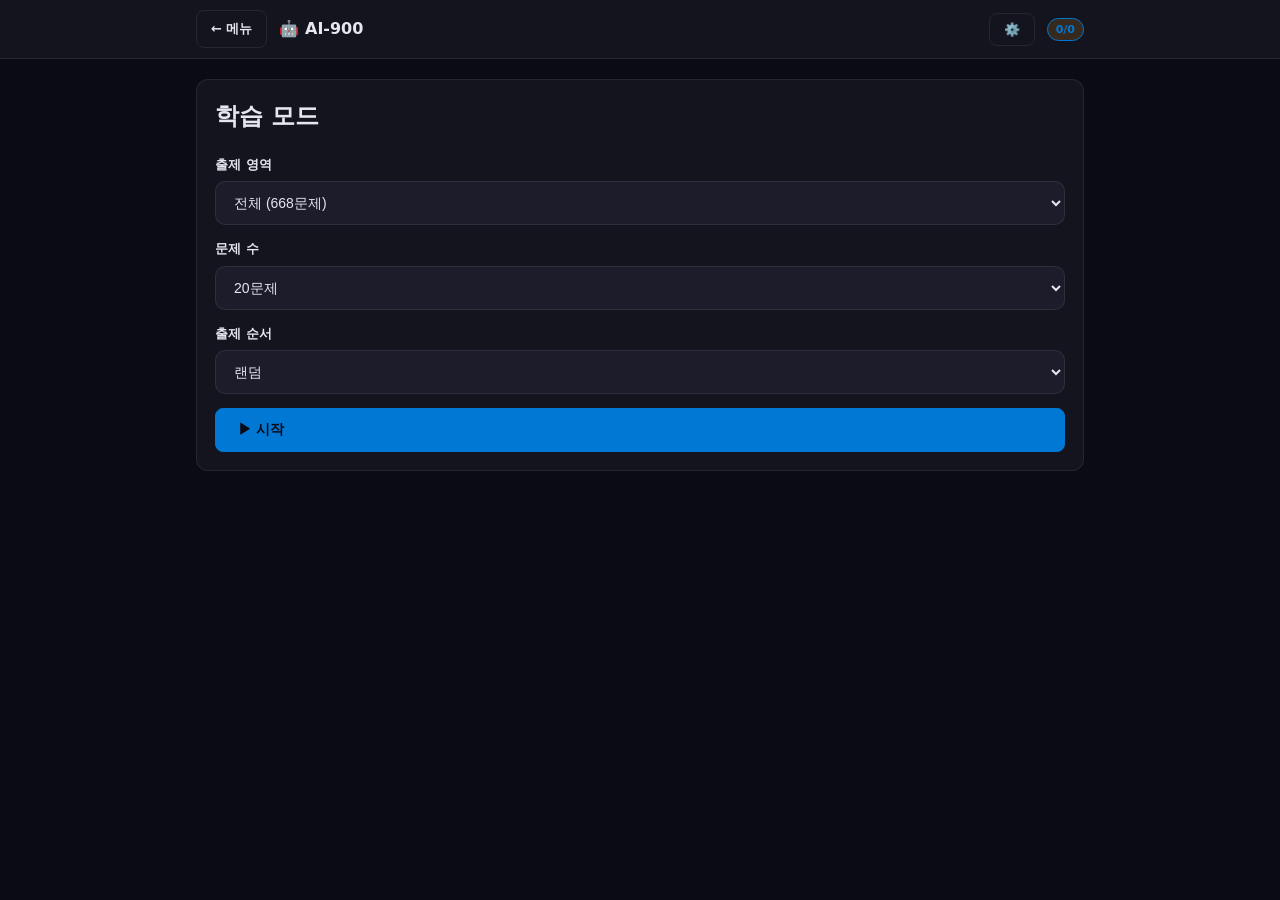
<file: quiz.html>
<!doctype html>
<html lang="ko">
<head>
<meta charset="utf-8" />
<meta name="viewport" content="width=device-width,initial-scale=1,maximum-scale=1,user-scalable=no" />
<title>퀴즈 — Exam Hub</title>
<link rel="stylesheet" href="assets/style.css?v=20260514a" />
</head>
<body>
<div class="topbar">
  <div class="topbar-inner">
    <a id="back-link" href="#" class="btn ghost">← 메뉴</a>
    <h1 id="exam-title">퀴즈</h1>
    <div class="spacer"></div>
    <button class="btn ghost" title="설정" onclick="openExamSettings()">⚙️</button>
    <span class="badge" id="progress-badge">0/0</span>
  </div>
</div>

<div class="container">
  <!-- 설정 화면 -->
  <div id="setup-view" class="card">
    <h2 style="margin-top:0;">학습 모드</h2>
    <div style="margin:14px 0;">
      <label style="display:block;font-size:13px;font-weight:600;margin-bottom:6px;">출제 영역</label>
      <select id="domain-select" class="option" style="cursor:pointer;"></select>
    </div>
    <div style="margin:14px 0;">
      <label style="display:block;font-size:13px;font-weight:600;margin-bottom:6px;">문제 수</label>
      <select id="count-select" class="option" style="cursor:pointer;">
        <option value="10">10문제</option>
        <option value="20" selected>20문제</option>
        <option value="50">50문제</option>
        <option value="0">전체</option>
      </select>
    </div>
    <div style="margin:14px 0;">
      <label style="display:block;font-size:13px;font-weight:600;margin-bottom:6px;">출제 순서</label>
      <select id="order-select" class="option" style="cursor:pointer;">
        <option value="random" selected>랜덤</option>
        <option value="sequential">순서대로</option>
        <option value="weak">약점 우선 (정답률 낮은 토픽 위주)</option>
      </select>
    </div>
    <button id="start-btn" class="btn primary lg" style="width:100%;">▶ 시작</button>
  </div>

  <!-- 퀴즈 화면 -->
  <div id="quiz-view" style="display:none;">
    <div class="progress" style="margin-bottom:14px;"><div id="progress-bar" style="width:0%;"></div></div>
    <div class="card">
      <div style="display:flex;align-items:center;gap:8px;margin-bottom:8px;">
        <span class="badge" id="q-domain"></span>
        <span class="muted" id="q-id" style="font-size:11px;"></span>
      </div>
      <div id="q-body"></div>
      <div id="options" style="margin-top:18px;"></div>
      <div style="display:flex;gap:8px;margin-top:16px;flex-wrap:wrap;">
        <button id="submit-btn" class="btn primary">답 제출</button>
        <button id="next-btn" class="btn" style="display:none;">다음 →</button>
        <div class="spacer" style="flex:1;"></div>
        <button id="quit-btn" class="btn ghost">중단</button>
      </div>
      <div id="explain-area"></div>
    </div>
  </div>

  <!-- 결과 화면 -->
  <div id="result-view" style="display:none;" class="card">
    <h2 style="margin-top:0;">📊 결과</h2>
    <div id="result-body"></div>
    <div style="margin-top:18px;display:flex;gap:8px;">
      <button id="result-restart" class="btn primary">다시 풀기</button>
      <a id="result-menu" href="#" class="btn">메뉴로</a>
    </div>
  </div>
</div>

<script src="assets/app.js?v=20260521c"></script>
<script>
(async () => {
  const examId = ExamHub.getExamIdFromUrl() || 'ai900';
  const exam = await ExamHub.getExam(examId);
  if (!exam) { document.body.innerHTML = '<div class="container"><p>존재하지 않는 시험입니다.</p></div>'; return; }
  document.documentElement.style.setProperty('--accent', exam.color);
  document.getElementById('exam-title').textContent = `${exam.emoji} ${exam.name}`;
  document.title = `${exam.name} 퀴즈 — Exam Hub`;
  document.getElementById('back-link').href = `exam.html?id=${examId}`;
  document.getElementById('result-menu').href = `exam.html?id=${examId}`;

  const all = await ExamHub.loadQuestions(examId);
  const domains = [...new Set(all.map((q) => q.domain || q.subject || 'unknown'))];
  const sel = document.getElementById('domain-select');
  sel.innerHTML = `<option value="">전체 (${all.length}문제)</option>` + domains.map((d) => {
    const n = all.filter((q) => (q.domain || q.subject) === d).length;
    return `<option value="${ExamHub.escape(d)}">${ExamHub.escape(d)} (${n}문제)</option>`;
  }).join('');

  let queue = [];
  let idx = 0;
  let selected = null;
  let correctCount = 0;
  let answers = [];

  function renderProgress() {
    const total = queue.length;
    const cur = idx + 1;
    document.getElementById('progress-badge').textContent = `${cur}/${total}`;
    document.getElementById('progress-bar').style.width = `${(idx / total) * 100}%`;
  }

  function renderQuestion() {
    const q = queue[idx];
    selected = null;
    document.getElementById('q-domain').textContent = q.domain || q.subject || 'unknown';
    document.getElementById('q-id').textContent = q.id || '';
    document.getElementById('q-body').innerHTML = ExamHub.renderQuestionBody(q);
    const optEl = document.getElementById('options');
    optEl.innerHTML = '';
    Object.entries(q.options || {}).forEach(([k, v]) => {
      const btn = document.createElement('button');
      btn.className = 'option';
      btn.dataset.key = k;
      btn.innerHTML = `<span class="opt-label">${k}</span> ${ExamHub.escape(v)}`;
      btn.onclick = () => {
        if (selected === 'submitted') return;
        selected = k;
        optEl.querySelectorAll('.option').forEach((b) => b.classList.toggle('selected', b.dataset.key === k));
      };
      optEl.appendChild(btn);
    });
    document.getElementById('submit-btn').style.display = '';
    document.getElementById('next-btn').style.display = 'none';
    document.getElementById('explain-area').innerHTML = '';
    renderProgress();
  }

  function submit() {
    if (!selected) { alert('보기를 선택해주세요'); return; }
    const q = queue[idx];
    const correct = q.answer === selected;
    if (correct) correctCount++;
    else ExamHub.addWrong(examId, q.id);
    ExamHub.recordAnswer(examId, q, correct);
    answers.push({ qid: q.id, picked: selected, correct });

    document.querySelectorAll('.option').forEach((b) => {
      b.style.cursor = 'default';
      const k = b.dataset.key;
      if (k === q.answer) b.classList.add('correct');
      else if (k === selected) b.classList.add('wrong');
    });
    selected = 'submitted';
    document.getElementById('submit-btn').style.display = 'none';
    document.getElementById('next-btn').style.display = '';
    document.getElementById('explain-area').innerHTML = ExamHub.renderExplanation(q);
  }

  function nextOrFinish() {
    if (idx >= queue.length - 1) { showResult(); return; }
    idx++;
    renderQuestion();
  }

  function showResult() {
    document.getElementById('quiz-view').style.display = 'none';
    document.getElementById('result-view').style.display = '';
    const total = queue.length;
    const rate = Math.round((correctCount / total) * 100);
    document.getElementById('result-body').innerHTML = `
      <div style="text-align:center;padding:18px 0;">
        <div style="font-size:48px;font-weight:700;color:${rate >= 70 ? 'var(--good)' : rate >= 40 ? 'var(--accent)' : 'var(--bad)'};">${rate}%</div>
        <div class="muted">${correctCount} / ${total} 정답</div>
      </div>
      <div style="margin-top:14px;">
        ${answers.map((a, i) => `<span class="badge ${a.correct ? 'good' : 'bad'}" style="margin:2px;">${i + 1}</span>`).join('')}
      </div>
    `;
    document.getElementById('progress-badge').textContent = `${total}/${total}`;
    document.getElementById('progress-bar').style.width = '100%';
  }

  document.getElementById('start-btn').onclick = () => {
    const dom = sel.value;
    const cnt = parseInt(document.getElementById('count-select').value, 10);
    const order = document.getElementById('order-select').value;
    let pool = dom ? all.filter((q) => (q.domain || q.subject) === dom) : all.slice();
    if (order === 'random') pool = ExamHub.shuffle(pool);
    else if (order === 'weak') {
      const weak = ExamHub.getWeakTopics(examId, 999).map((w) => w.topic);
      pool.sort((a, b) => {
        const ax = Math.min(...(a.tags || []).map((t) => weak.indexOf(t) >= 0 ? weak.indexOf(t) : 9999), 9999);
        const bx = Math.min(...(b.tags || []).map((t) => weak.indexOf(t) >= 0 ? weak.indexOf(t) : 9999), 9999);
        return ax - bx;
      });
    }
    if (cnt > 0) pool = pool.slice(0, cnt);
    if (pool.length === 0) { alert('해당 영역에 문제가 없습니다'); return; }
    // 보기 순서 무작위 셔플 — 위치 암기 방지
    pool = pool.map((q) => ExamHub.shuffleOptions(q));
    queue = pool; idx = 0; correctCount = 0; answers = [];
    document.getElementById('setup-view').style.display = 'none';
    document.getElementById('quiz-view').style.display = '';
    renderQuestion();
  };
  document.getElementById('submit-btn').onclick = submit;
  document.getElementById('next-btn').onclick = nextOrFinish;
  document.getElementById('quit-btn').onclick = () => { if (confirm('중단하고 메뉴로?')) location.href = `exam.html?id=${examId}`; };
  document.getElementById('result-restart').onclick = () => location.reload();
})();
</script>
<!-- 두근컴퍼니 임베드 위젯 -->
<script src="https://600g.net/embed/widget.js?v=3" data-team-id="ai900" data-no-fab defer></script>
</body>
</html>
</file>
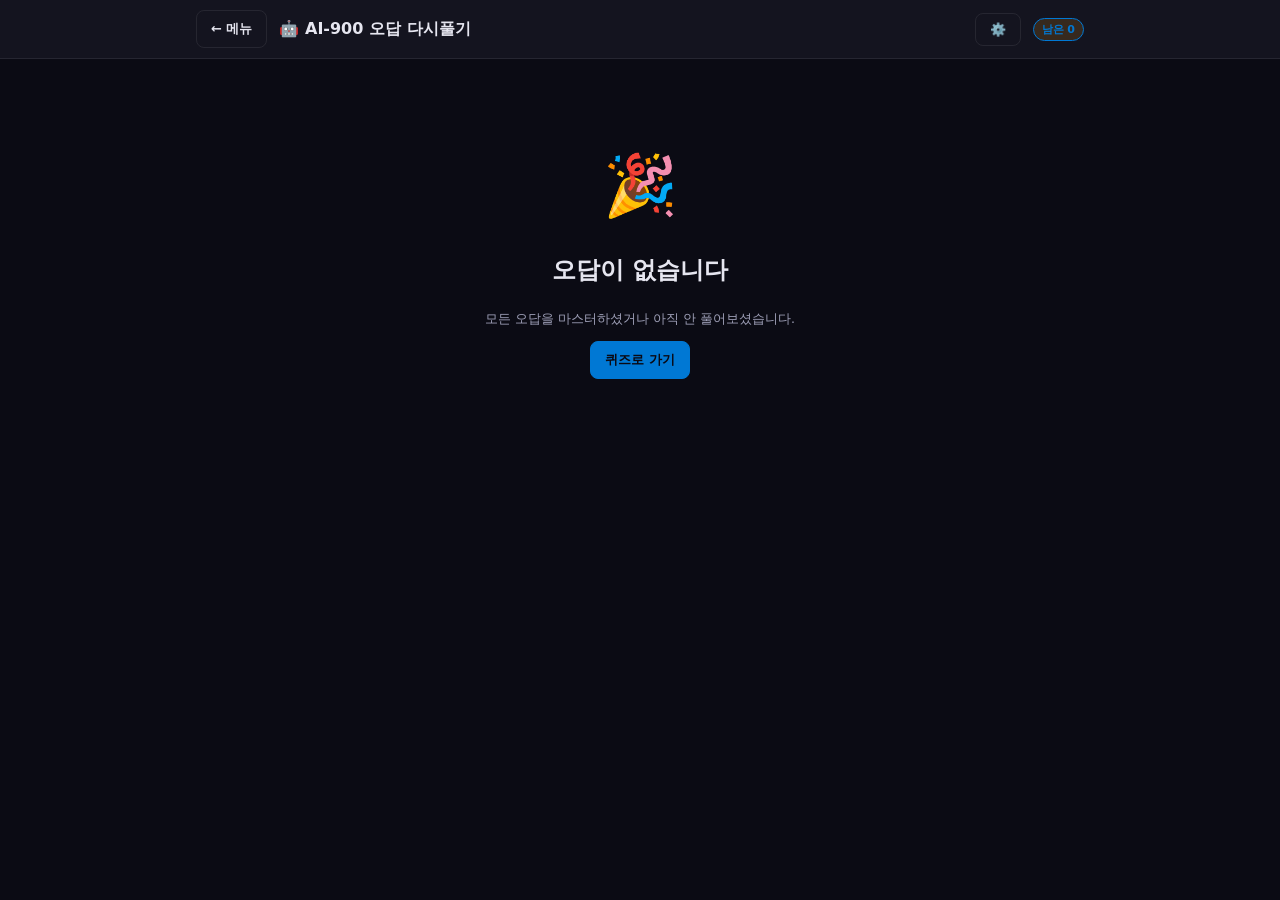
<file: review.html>
<!doctype html>
<html lang="ko">
<head>
<meta charset="utf-8" />
<meta name="viewport" content="width=device-width,initial-scale=1,maximum-scale=1,user-scalable=no" />
<title>오답 다시풀기 — Exam Hub</title>
<link rel="stylesheet" href="assets/style.css?v=20260514a" />
</head>
<body>
<div class="topbar">
  <div class="topbar-inner">
    <a id="back-link" href="#" class="btn ghost">← 메뉴</a>
    <h1 id="exam-title">오답 다시풀기</h1>
    <div class="spacer"></div>
    <button class="btn ghost" title="설정" onclick="openExamSettings()">⚙️</button>
    <span id="left-badge" class="badge">남은 0</span>
  </div>
</div>

<div class="container">
  <div id="empty-view" style="display:none;text-align:center;padding:60px 0;">
    <div style="font-size:60px;">🎉</div>
    <h2>오답이 없습니다</h2>
    <p class="muted">모든 오답을 마스터하셨거나 아직 안 풀어보셨습니다.</p>
    <a id="empty-link" href="#" class="btn primary">퀴즈로 가기</a>
  </div>
  <div id="intro" class="muted" style="margin-bottom:14px;display:none;">
    <label style="display:block;margin-bottom:8px;">
      <input type="checkbox" id="expand-mode" /> 범위 확장: 약점 토픽 + 전체 범위 포함 (다양한 학습)
    </label>
    <span id="mode-desc"></span>
  </div>
  <div id="list-view"></div>
</div>

<script src="assets/app.js?v=20260521c"></script>
<script>
(async () => {
  const examId = ExamHub.getExamIdFromUrl() || 'ai900';
  const exam = await ExamHub.getExam(examId);
  if (!exam) { document.body.innerHTML = '<div class="container"><p>존재하지 않는 시험입니다.</p></div>'; return; }
  document.documentElement.style.setProperty('--accent', exam.color);
  document.getElementById('exam-title').textContent = `${exam.emoji} ${exam.name} 오답 다시풀기`;
  document.getElementById('back-link').href = `exam.html?id=${examId}`;
  document.getElementById('empty-link').href = `quiz.html?id=${examId}`;

  const all = await ExamHub.loadQuestions(examId);
  const wrongIds = ExamHub.getWrongList(examId);
  const expandCheckbox = document.getElementById('expand-mode');
  const modeDesc = document.getElementById('mode-desc');

  let baseQs = [];
  function loadQuestions() {
    if (expandCheckbox.checked && wrongIds.length > 0) {
      // 범위 확장 모드: 오답 + 약점 + 전체 섞이기
      baseQs = ExamHub.buildPracticeSet(examId, all, exam, wrongIds, 20);
      modeDesc.textContent = `📚 오답(${Math.min(wrongIds.length, 10)}개) + 약점 토픽 + 전체 범위 혼합 (${baseQs.length}문제)`;
    } else {
      // 오답만 모드 (기본)
      baseQs = all.filter((q) => wrongIds.includes(q.id));
      modeDesc.textContent = wrongIds.length > 0 ? `❌ 오답만 (${wrongIds.length}문제)` : '';
    }
    refresh();
  }

  const intro = document.getElementById('intro');
  const empty = document.getElementById('empty-view');
  const listEl = document.getElementById('list-view');
  const leftBadge = document.getElementById('left-badge');

  function refresh() {
    const ids = ExamHub.getWrongList(examId);
    leftBadge.textContent = `남은 ${ids.length}`;
    if (baseQs.length === 0) {
      empty.style.display = '';
      intro.style.display = 'none';
      listEl.style.display = 'none';
    } else {
      empty.style.display = 'none';
      intro.style.display = '';
      listEl.style.display = '';
    }
  }

  if (wrongIds.length === 0) { refresh(); return; }

  expandCheckbox.addEventListener('change', () => {
    listEl.innerHTML = ''; // 기존 카드 삭제
    loadQuestions(); // 새로 로드
    // 카드들 다시 그리기 (아래 코드로)
    renderCards();
  });

  loadQuestions();

  // 카드 렌더링 — 펼치면 풀이 모드
  function renderCards() {
  baseQs.forEach((origQ, i) => {
    const card = document.createElement('div');
    card.className = 'card';
    card.style.marginBottom = '10px';
    card.dataset.qid = origQ.id;

    let shuffled = ExamHub.shuffleOptions(origQ); // 카드 펼칠 때 매번 새로 셔플
    let submitted = false;
    let picked = null;

    function renderHeader(open) {
      return `
        <div style="display:flex;gap:8px;align-items:center;cursor:pointer;" data-toggle="1">
          <span class="badge bad">Q${i + 1}</span>
          <span class="badge dim">${ExamHub.escape(origQ.subject || origQ.domain || '')}</span>
          <div style="flex:1;font-size:13.5px;overflow:hidden;text-overflow:ellipsis;white-space:nowrap;">
            ${ExamHub.escape((origQ.question || '').slice(0, 80))}
          </div>
          <span class="muted">${open ? '▲' : '▼'}</span>
        </div>
      `;
    }

    function renderBody() {
      // 답 제출 전: 보기 클릭 가능, 정답 안 보임
      // 제출 후: 정답/오답 표시 + 4단 해설 + (정답이면 마스터하기, 오답이면 재시도)
      const optionsHtml = Object.entries(shuffled.options).map(([k, v]) => {
        let cls = 'option';
        if (submitted) {
          if (k === shuffled.answer) cls += ' correct';
          else if (k === picked) cls += ' wrong';
        } else if (picked === k) {
          cls += ' selected';
        }
        return `<button class="${cls}" data-key="${k}" ${submitted ? 'disabled' : ''}>
          <span class="opt-label">${k}</span> ${ExamHub.escape(v)}
        </button>`;
      }).join('');

      let footerHtml = '';
      if (!submitted) {
        footerHtml = `
          <div style="margin-top:12px;display:flex;gap:8px;">
            <button class="btn primary" data-act="submit" ${picked ? '' : 'disabled'}>답 제출</button>
            <button class="btn ghost" data-act="show-anyway">해설만 보기</button>
          </div>
        `;
      } else {
        const correct = picked === shuffled.answer;
        footerHtml = `
          <div style="margin-top:14px;">
            ${ExamHub.renderExplanation(shuffled)}
          </div>
          <div style="margin-top:12px;display:flex;gap:8px;flex-wrap:wrap;">
            ${correct
              ? `<button class="btn primary" data-act="master">✓ 마스터함 (목록에서 제거)</button>`
              : `<button class="btn" data-act="retry">↻ 다시 시도</button>`}
            <button class="btn ghost" data-act="next">건너뛰기</button>
          </div>
        `;
      }

      return `
        <div data-detail style="margin-top:14px;padding-top:14px;border-top:1px solid var(--border);">
          ${ExamHub.renderQuestionBody(origQ)}
          <div style="margin-top:14px;">${optionsHtml}</div>
          ${footerHtml}
        </div>
      `;
    }

    let isOpen = false;
    function paint() {
      card.innerHTML = renderHeader(isOpen) + (isOpen ? renderBody() : '');
      bind();
    }
    function bind() {
      card.querySelector('[data-toggle]')?.addEventListener('click', (e) => {
        if (e.target.closest('[data-detail]')) return; // body 클릭은 토글 안 함
        if (!isOpen) {
          // 카드 펼칠 때마다 새로 셔플 + 상태 리셋
          shuffled = ExamHub.shuffleOptions(origQ);
          submitted = false;
          picked = null;
        }
        isOpen = !isOpen;
        paint();
      });
      if (!isOpen) return;
      card.querySelectorAll('.option').forEach((b) => {
        b.addEventListener('click', () => {
          if (submitted) return;
          picked = b.dataset.key;
          paint();
        });
      });
      const submitBtn = card.querySelector('[data-act="submit"]');
      if (submitBtn) {
        submitBtn.addEventListener('click', () => {
          if (!picked) return;
          submitted = true;
          // 통계 기록 — 정답 시 stats에 반영, 다시풀이 성공 카운트
          const correct = picked === shuffled.answer;
          ExamHub.recordAnswer(examId, origQ, correct);
          paint();
        });
      }
      card.querySelector('[data-act="show-anyway"]')?.addEventListener('click', () => {
        // 해설만 보기 — 풀지 않고 학습만
        submitted = true;
        picked = null; // 정답 비교 X
        // 정답 자체로 처리하지 않고 해설만 보여주기 위해 picked=정답으로 fake
        picked = shuffled.answer;
        paint();
      });
      card.querySelector('[data-act="master"]')?.addEventListener('click', () => {
        ExamHub.removeWrong(examId, origQ.id);
        card.style.transition = 'opacity 0.3s';
        card.style.opacity = '0';
        setTimeout(() => { card.remove(); refresh(); }, 300);
      });
      card.querySelector('[data-act="retry"]')?.addEventListener('click', () => {
        // 셔플 다시 + 다시 풀기 모드
        shuffled = ExamHub.shuffleOptions(origQ);
        submitted = false;
        picked = null;
        paint();
      });
      card.querySelector('[data-act="next"]')?.addEventListener('click', () => {
        isOpen = false;
        paint();
        // 다음 펼친 카드 자동 열기
        const nextCard = card.nextElementSibling;
        if (nextCard) nextCard.querySelector('[data-toggle]')?.click();
      });
    }
    paint();
    listEl.appendChild(card);
  });
  } // renderCards 함수 끝

  renderCards();
})();
</script>
<!-- 두근컴퍼니 임베드 위젯 -->
<script src="https://600g.net/embed/widget.js?v=3" data-team-id="ai900" data-no-fab defer></script>
</body>
</html>
</file>
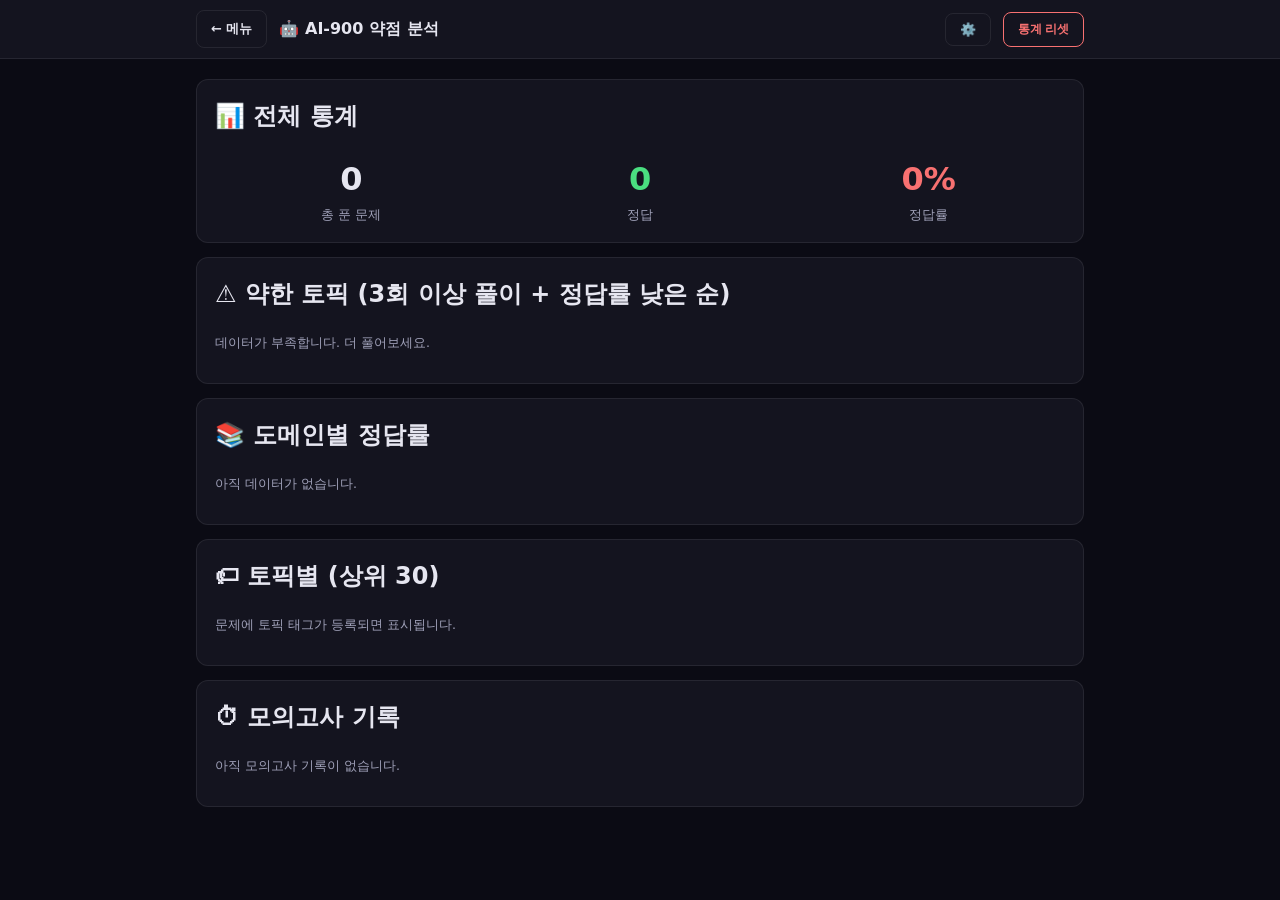
<file: stats.html>
<!doctype html>
<html lang="ko">
<head>
<meta charset="utf-8" />
<meta name="viewport" content="width=device-width,initial-scale=1,maximum-scale=1,user-scalable=no" />
<title>약점 분석 — Exam Hub</title>
<link rel="stylesheet" href="assets/style.css?v=20260514a" />
</head>
<body>
<div class="topbar">
  <div class="topbar-inner">
    <a id="back-link" href="#" class="btn ghost">← 메뉴</a>
    <h1 id="exam-title">약점 분석</h1>
    <div class="spacer"></div>
    <button class="btn ghost" title="설정" onclick="openExamSettings()">⚙️</button>
    <button id="reset-btn" class="btn ghost danger" style="font-size:12px;">통계 리셋</button>
  </div>
</div>

<div class="container">
  <div id="overall" class="card" style="margin-bottom:14px;"></div>
  <div id="weak-card" class="card" style="margin-bottom:14px;"></div>
  <div id="domain-card" class="card" style="margin-bottom:14px;"></div>
  <div id="topic-card" class="card" style="margin-bottom:14px;"></div>
  <div id="mock-card" class="card"></div>
</div>

<script src="assets/app.js?v=20260521c"></script>
<script>
(async () => {
  const examId = ExamHub.getExamIdFromUrl() || 'ai900';
  const exam = await ExamHub.getExam(examId);
  if (!exam) { document.body.innerHTML = '<div class="container"><p>존재하지 않는 시험입니다.</p></div>'; return; }
  document.documentElement.style.setProperty('--accent', exam.color);
  document.getElementById('exam-title').textContent = `${exam.emoji} ${exam.name} 약점 분석`;
  document.getElementById('back-link').href = `exam.html?id=${examId}`;

  function render() {
    const s = ExamHub.getStats(examId);
    const rate = s.totalAnswered ? Math.round((s.totalCorrect / s.totalAnswered) * 100) : 0;
    document.getElementById('overall').innerHTML = `
      <h2 style="margin-top:0;">📊 전체 통계</h2>
      <div style="display:flex;gap:16px;flex-wrap:wrap;text-align:center;">
        <div style="flex:1;min-width:120px;"><div style="font-size:32px;font-weight:700;">${s.totalAnswered}</div><div class="muted">총 푼 문제</div></div>
        <div style="flex:1;min-width:120px;"><div style="font-size:32px;font-weight:700;color:var(--good);">${s.totalCorrect}</div><div class="muted">정답</div></div>
        <div style="flex:1;min-width:120px;"><div style="font-size:32px;font-weight:700;color:${rate >= 70 ? 'var(--good)' : rate >= 40 ? 'var(--accent)' : 'var(--bad)'};">${rate}%</div><div class="muted">정답률</div></div>
      </div>
    `;

    // 약점 토픽
    const weak = ExamHub.getWeakTopics(examId, 8);
    document.getElementById('weak-card').innerHTML = `
      <h2 style="margin-top:0;">⚠️ 약한 토픽 (3회 이상 풀이 + 정답률 낮은 순)</h2>
      ${weak.length === 0 ? '<p class="muted">데이터가 부족합니다. 더 풀어보세요.</p>' : `
        ${weak.map((w) => {
          const r = Math.round(w.rate * 100);
          return `
            <div style="margin:10px 0;">
              <div style="display:flex;justify-content:space-between;font-size:13px;">
                <span style="font-weight:600;">${ExamHub.escape(w.topic)}</span>
                <span class="muted">${w.correct}/${w.answered} · ${r}%</span>
              </div>
              <div class="progress" style="margin-top:4px;"><div style="width:${r}%;background:${r >= 70 ? 'var(--good)' : r >= 40 ? 'var(--accent)' : 'var(--bad)'};"></div></div>
            </div>
          `;
        }).join('')}
      `}
    `;

    // 도메인/과목
    const domains = Object.entries(s.byDomain || {}).map(([k, v]) => ({
      key: k, ...v, rate: v.answered ? v.correct / v.answered : 0,
    })).sort((a, b) => a.rate - b.rate);
    document.getElementById('domain-card').innerHTML = `
      <h2 style="margin-top:0;">📚 ${exam.subjects ? '과목별' : '도메인별'} 정답률</h2>
      ${domains.length === 0 ? '<p class="muted">아직 데이터가 없습니다.</p>' :
        domains.map((d) => {
          const r = Math.round(d.rate * 100);
          return `
            <div style="margin:10px 0;">
              <div style="display:flex;justify-content:space-between;font-size:13.5px;">
                <span>${ExamHub.escape(d.key)}</span>
                <span class="muted">${d.correct}/${d.answered} · ${r}%</span>
              </div>
              <div class="progress" style="margin-top:4px;"><div style="width:${r}%;background:${r >= 70 ? 'var(--good)' : r >= 40 ? 'var(--accent)' : 'var(--bad)'};"></div></div>
            </div>
          `;
        }).join('')
      }
    `;

    // 모든 토픽
    const topics = Object.entries(s.byTopic || {}).map(([k, v]) => ({
      topic: k, ...v, rate: v.answered ? v.correct / v.answered : 0,
    })).sort((a, b) => b.answered - a.answered).slice(0, 30);
    document.getElementById('topic-card').innerHTML = `
      <h2 style="margin-top:0;">🏷 토픽별 (상위 30)</h2>
      ${topics.length === 0 ? '<p class="muted">문제에 토픽 태그가 등록되면 표시됩니다.</p>' :
        `<table class="result"><thead><tr><th>토픽</th><th>풀이</th><th>정답률</th></tr></thead><tbody>
          ${topics.map((t) => {
            const r = Math.round(t.rate * 100);
            return `<tr><td>${ExamHub.escape(t.topic)}</td><td>${t.correct}/${t.answered}</td><td style="color:${r >= 70 ? 'var(--good)' : r >= 40 ? 'var(--accent)' : 'var(--bad)'};">${r}%</td></tr>`;
          }).join('')}
        </tbody></table>`
      }
    `;

    // 모의고사 이력
    const mocks = ExamHub.getMockResults(examId);
    document.getElementById('mock-card').innerHTML = `
      <h2 style="margin-top:0;">⏱ 모의고사 기록</h2>
      ${mocks.length === 0 ? '<p class="muted">아직 모의고사 기록이 없습니다.</p>' : `
        <table class="result"><thead><tr><th>일시</th><th>점수</th><th>결과</th><th>정답</th></tr></thead><tbody>
          ${mocks.slice().reverse().map((m) => {
            const dt = new Date(m.ts).toLocaleString('ko-KR');
            return `<tr><td>${dt}</td><td>${m.score}/${m.max}</td><td>${m.pass ? '<span class="badge good">합격</span>' : '<span class="badge bad">불합격' + (m.failedSubjects && m.failedSubjects.length ? ' (과락)' : '') + '</span>'}</td><td>${m.correct}/${m.total}</td></tr>`;
          }).join('')}
        </tbody></table>
      `}
    `;
  }
  render();
  document.getElementById('reset-btn').onclick = () => {
    if (confirm('이 시험의 모든 통계와 오답을 리셋합니다. 계속할까요?')) {
      ExamHub.resetStats(examId);
      ExamHub.setJSON(examId, 'wrong_list', []);
      ExamHub.setJSON(examId, 'mock_results', []);
      render();
    }
  };
})();
</script>
<!-- 두근컴퍼니 임베드 위젯 -->
<script src="https://600g.net/embed/widget.js?v=3" data-team-id="ai900" data-no-fab defer></script>
</body>
</html>
</file>
<file: assets/style.css>
/* exam-hub 공통 스타일 — 라이트/다크 듀얼 + 시험별 accent color */
:root, [data-theme="dark"] {
  --bg: #0b0b14;
  --panel: #14141f;
  --panel-2: #1c1c2b;
  --border: rgba(255,255,255,0.08);
  --text: #e6e6f0;
  --text-dim: #9fa0b8;
  --accent: #f7a01e;
  --accent-soft: rgba(247,160,30,0.15);
  --good: #4ade80;
  --bad: #f87171;
  --modal-bg: #1c1c2b;
  --modal-text: #e6e6f0;
  --input-bg: #0b0b14;
  --input-border: rgba(255,255,255,0.15);
  --note-bg: rgba(247,160,30,0.08);
  --note-border: rgba(247,160,30,0.3);
}
[data-theme="light"] {
  --bg: #f7f7fb;
  --panel: #ffffff;
  --panel-2: #eef0f5;
  --border: rgba(0,0,0,0.12);
  --text: #0f172a;
  --text-dim: #475569;
  --accent-soft: rgba(247,160,30,0.20);
  --good: #15803d;
  --bad: #b91c1c;
  --modal-bg: #ffffff;
  --modal-text: #0f172a;
  --input-bg: #ffffff;
  --input-border: rgba(0,0,0,0.20);
  --note-bg: #fef3c7;
  --note-border: #fbbf24;
  /* 라이트 모드에서 accent를 글자로 쓰면 옅으므로 본문 색 사용 */
  --accent-text: #0f172a;
  --link: #1d4ed8;
}
:root, [data-theme="dark"] {
  --accent-text: var(--accent);
  --link: var(--accent);
}
* { box-sizing: border-box; }
body {
  margin: 0;
  font-family: -apple-system, "Apple SD Gothic Neo", "Pretendard", system-ui, sans-serif;
  background: var(--bg);
  color: var(--text);
  line-height: 1.55;
  -webkit-font-smoothing: antialiased;
}
a { color: var(--link); text-decoration: none; }
a:hover { text-decoration: underline; }
[data-theme="light"] a { font-weight: 600; }
input[type="radio"], input[type="checkbox"] {
  accent-color: var(--accent);
  width: 16px; height: 16px;
}
input::placeholder, textarea::placeholder { color: var(--text-dim); opacity: 0.8; }
.container {
  max-width: 920px;
  margin: 0 auto;
  padding: 20px 16px 80px;
}
.topbar {
  position: sticky; top: 0; z-index: 10;
  background: var(--panel);
  backdrop-filter: blur(8px);
  border-bottom: 1px solid var(--border);
}
.topbar-inner {
  max-width: 920px; margin: 0 auto;
  display: flex; align-items: center; gap: 12px;
  padding: 10px 16px;
}
.topbar h1 { font-size: 16px; margin: 0; font-weight: 700; }
.topbar .spacer { flex: 1; }
.btn {
  display: inline-flex; align-items: center; gap: 6px;
  padding: 8px 14px; border-radius: 8px; font-size: 13px;
  background: var(--panel-2); color: var(--text);
  border: 1px solid var(--border); cursor: pointer; font-weight: 600;
  transition: all 0.15s;
}
.btn:hover { background: var(--accent-soft); border-color: var(--accent); }
.btn.primary { background: var(--accent); color: #0a0a14; border-color: var(--accent); }
.btn.primary:hover { filter: brightness(1.1); }
.btn.ghost { background: transparent; }
.btn.danger { color: var(--bad); border-color: var(--bad); }
.btn.lg { padding: 12px 22px; font-size: 14px; }
.btn[disabled] { opacity: 0.45; cursor: not-allowed; }
.card {
  background: var(--panel); border: 1px solid var(--border);
  border-radius: 12px; padding: 18px;
}
.muted { color: var(--text-dim); font-size: 12.5px; }
.kbd {
  font-family: ui-monospace, SF Mono, monospace;
  font-size: 12px; background: var(--panel-2); padding: 1px 6px;
  border-radius: 4px; border: 1px solid var(--border);
}
hr { border: none; border-top: 1px solid var(--border); margin: 16px 0; }
pre, code { font-family: ui-monospace, SF Mono, "JetBrains Mono", monospace; }
pre {
  background: var(--panel-2); border: 1px solid var(--border);
  padding: 12px 14px; border-radius: 8px;
  overflow-x: auto; font-size: 13px; line-height: 1.55;
}
table.result { border-collapse: collapse; width: 100%; font-size: 13px; }
table.result th, table.result td {
  border: 1px solid var(--border); padding: 6px 10px; text-align: left;
}
table.result th { background: var(--panel-2); font-weight: 600; }
.badge {
  display: inline-block; padding: 2px 8px; border-radius: 999px;
  font-size: 11px; font-weight: 700;
  background: var(--accent-soft); color: var(--accent-text);
  border: 1px solid var(--accent);
}
.badge.dim { background: var(--panel-2); color: var(--text-dim); border-color: var(--border); }
.badge.good { background: rgba(74,222,128,0.15); color: var(--good); border-color: var(--good); }
.badge.bad { background: rgba(248,113,113,0.15); color: var(--bad); border-color: var(--bad); }
.option {
  display: block; width: 100%; text-align: left;
  padding: 12px 14px; margin-bottom: 8px;
  background: var(--panel-2); border: 1px solid var(--border);
  border-radius: 10px; cursor: pointer; color: var(--text);
  font-size: 14px; transition: all 0.12s;
}
.option:hover { border-color: var(--accent); }
.option.selected { border-color: var(--accent); background: var(--accent-soft); }
.option.correct { border-color: var(--good); background: rgba(74,222,128,0.12); }
.option.wrong { border-color: var(--bad); background: rgba(248,113,113,0.12); }
.option .opt-label { font-weight: 800; margin-right: 8px; color: var(--accent-text); }
.progress {
  height: 6px; background: var(--panel-2); border-radius: 999px; overflow: hidden;
}
.progress > div { height: 100%; background: var(--accent); transition: width 0.3s; }
.explain {
  margin-top: 14px; padding: 14px; border-radius: 10px;
  background: var(--panel-2); border: 1px solid var(--border);
  font-size: 13.5px; line-height: 1.7;
}
.explain h4 {
  margin: 12px 0 6px; font-size: 13px; font-weight: 800;
  color: var(--accent-text);
  border-bottom: 2px solid var(--accent);
  padding-bottom: 4px; display: inline-block;
}
.explain h4:first-child { margin-top: 0; }
.exam-card {
  display: flex; gap: 14px; align-items: flex-start;
  padding: 18px; background: var(--panel); border: 1px solid var(--border);
  border-radius: 14px; cursor: pointer; transition: all 0.15s;
  text-decoration: none; color: var(--text);
}
.exam-card:hover { border-color: var(--accent); transform: translateY(-1px); }
.exam-card .emoji { font-size: 38px; line-height: 1; }
.exam-card h3 { margin: 0 0 4px; font-size: 18px; }
.exam-card p { margin: 4px 0; font-size: 13px; color: var(--text-dim); }
.exam-card .stat { display: flex; gap: 12px; margin-top: 8px; flex-wrap: wrap; }
.exam-card .stat span { font-size: 11.5px; color: var(--text-dim); }
.grid { display: grid; gap: 14px; }
@media (min-width: 720px) { .grid.cols-2 { grid-template-columns: 1fr 1fr; } }
.timer {
  font-family: ui-monospace, monospace;
  font-size: 14px; font-weight: 700;
  padding: 6px 12px; border-radius: 8px;
  background: var(--panel-2); border: 1px solid var(--border);
}
.timer.danger { color: var(--bad); border-color: var(--bad); animation: pulse 1s infinite; }
@keyframes pulse { 50% { opacity: 0.6; } }
</file>
